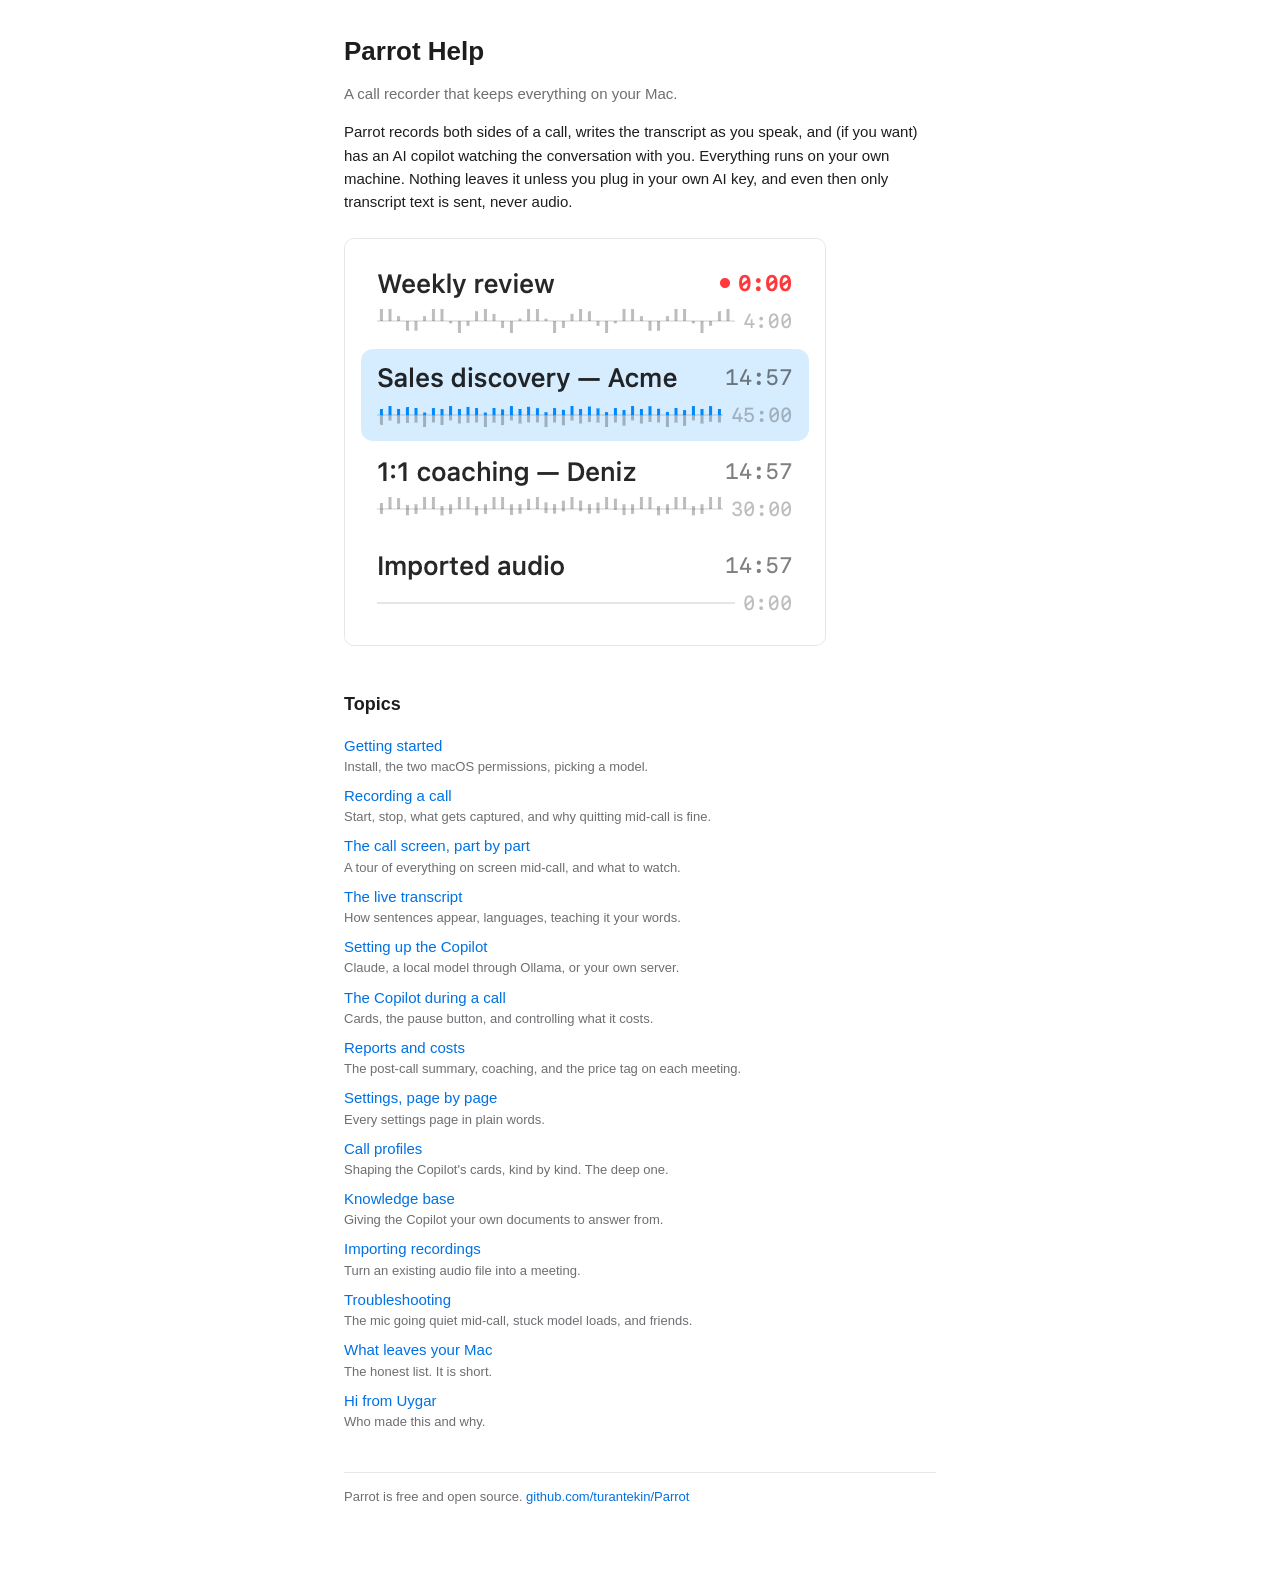
<file: docs/help/index.html>
<!DOCTYPE html>
<html lang="en">
<head>
<meta charset="utf-8">
<meta name="viewport" content="width=device-width, initial-scale=1">
<meta name="AppleTitle" content="Parrot Help">
<meta name="description" content="How to record, transcribe and get help from Parrot on your Mac.">
<title>Parrot Help</title>
<link rel="stylesheet" href="help.css">
</head>
<body>

<h1>Parrot Help</h1>
<p class="muted">A call recorder that keeps everything on your Mac.</p>

<p>Parrot records both sides of a call, writes the transcript as you speak, and
(if you want) has an AI copilot watching the conversation with you. Everything
runs on your own machine. Nothing leaves it unless you plug in your own AI key,
and even then only transcript text is sent, never audio.</p>

<img src="img/sidebar.png" alt="Parrot's meeting list with waveforms">

<h2>Topics</h2>
<ul class="topics">
  <li><a href="getting-started.html">Getting started</a>
      <span class="muted">Install, the two macOS permissions, picking a model.</span></li>
  <li><a href="recording.html">Recording a call</a>
      <span class="muted">Start, stop, what gets captured, and why quitting mid-call is fine.</span></li>
  <li><a href="call-screen.html">The call screen, part by part</a>
      <span class="muted">A tour of everything on screen mid-call, and what to watch.</span></li>
  <li><a href="transcript.html">The live transcript</a>
      <span class="muted">How sentences appear, languages, teaching it your words.</span></li>
  <li><a href="copilot-setup.html">Setting up the Copilot</a>
      <span class="muted">Claude, a local model through Ollama, or your own server.</span></li>
  <li><a href="copilot-live.html">The Copilot during a call</a>
      <span class="muted">Cards, the pause button, and controlling what it costs.</span></li>
  <li><a href="reports.html">Reports and costs</a>
      <span class="muted">The post-call summary, coaching, and the price tag on each meeting.</span></li>
  <li><a href="settings.html">Settings, page by page</a>
      <span class="muted">Every settings page in plain words.</span></li>
  <li><a href="profiles.html">Call profiles</a>
      <span class="muted">Shaping the Copilot's cards, kind by kind. The deep one.</span></li>
  <li><a href="knowledge.html">Knowledge base</a>
      <span class="muted">Giving the Copilot your own documents to answer from.</span></li>
  <li><a href="import.html">Importing recordings</a>
      <span class="muted">Turn an existing audio file into a meeting.</span></li>
  <li><a href="troubleshooting.html">Troubleshooting</a>
      <span class="muted">The mic going quiet mid-call, stuck model loads, and friends.</span></li>
  <li><a href="privacy.html">What leaves your Mac</a>
      <span class="muted">The honest list. It is short.</span></li>
  <li><a href="hi.html">Hi from Uygar</a>
      <span class="muted">Who made this and why.</span></li>
</ul>

<footer>
Parrot is free and open source.
<a href="https://github.com/turantekin/Parrot">github.com/turantekin/Parrot</a>
</footer>

</body>
</html>
</file>
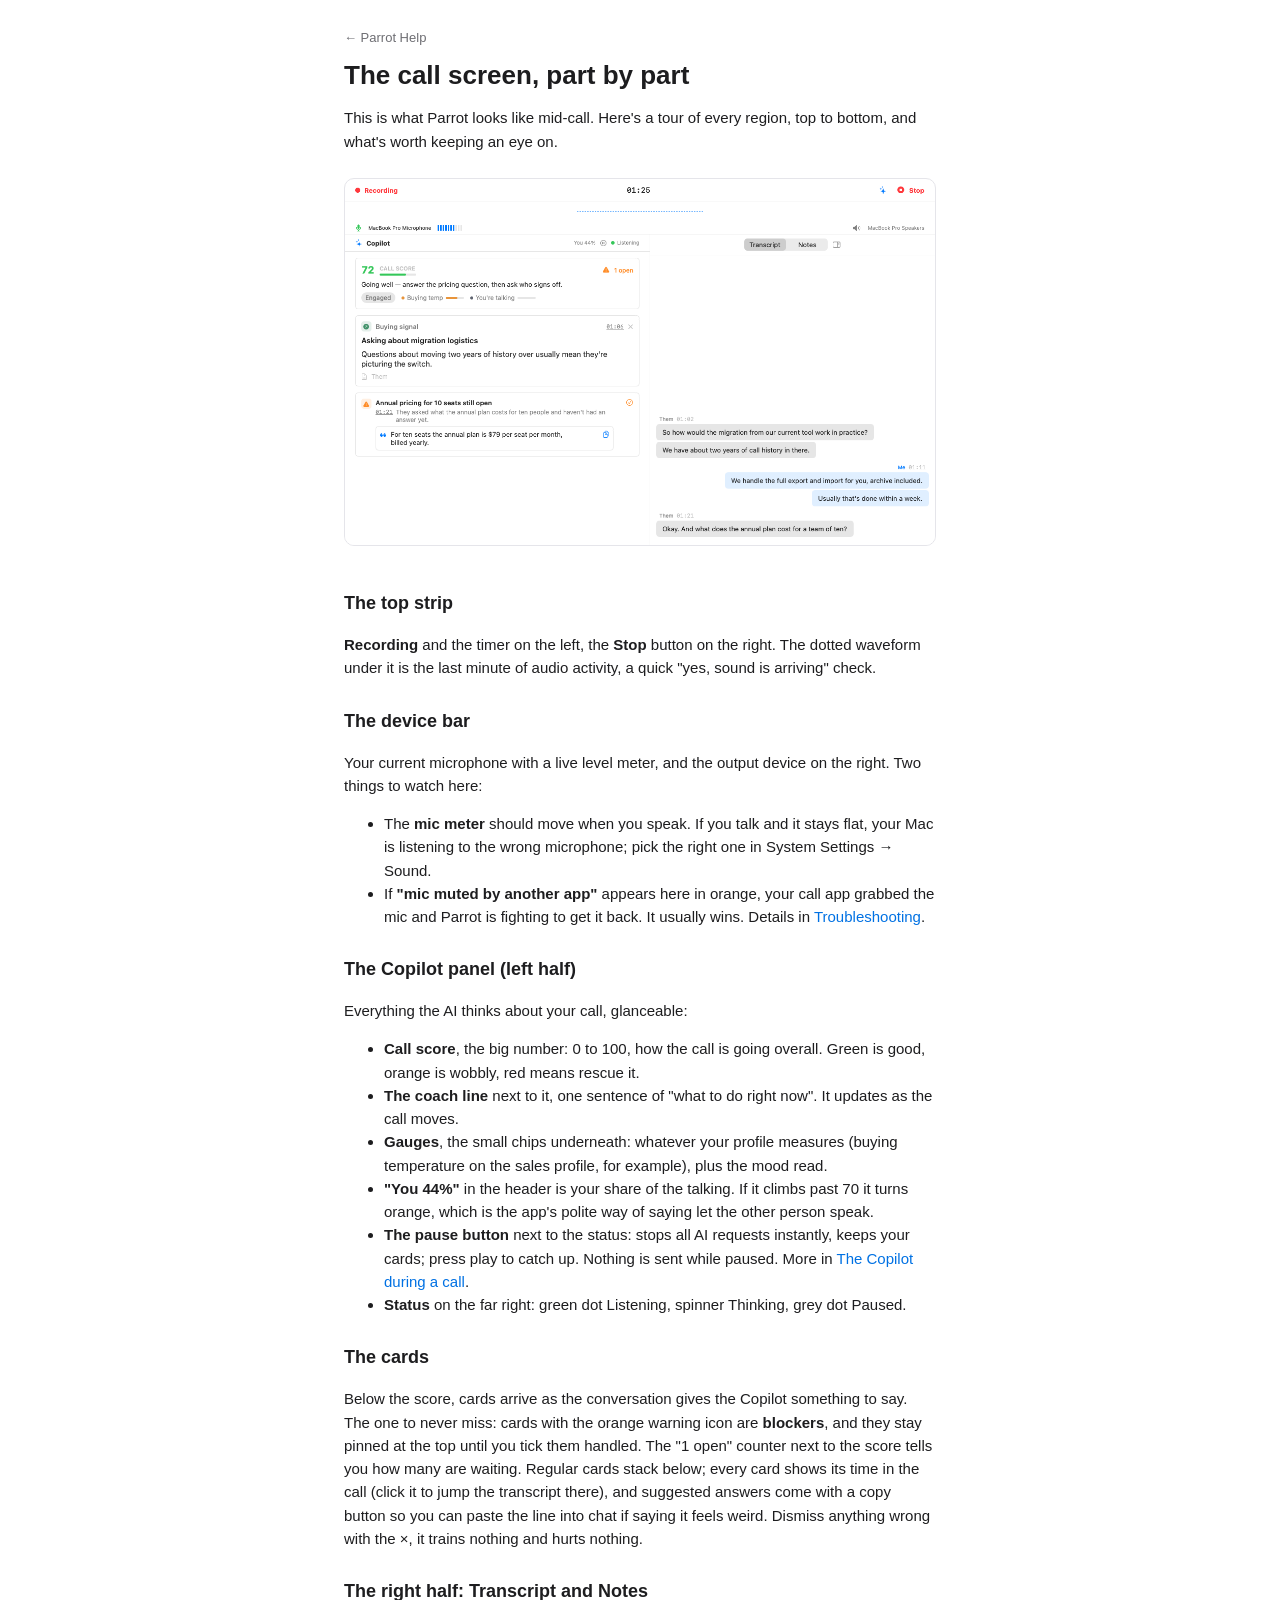
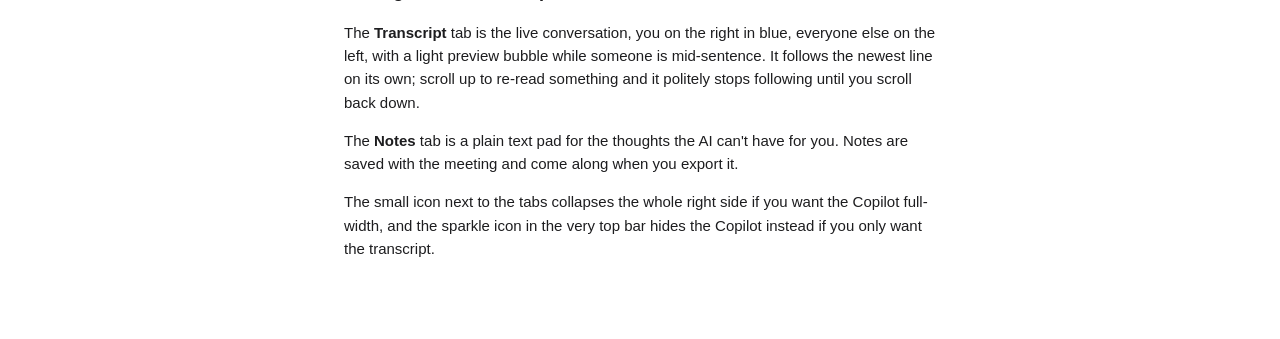
<file: docs/help/call-screen.html>
<!DOCTYPE html>
<html lang="en">
<head>
<meta charset="utf-8">
<meta name="viewport" content="width=device-width, initial-scale=1">
<meta name="keywords" content="call screen, live view, recording screen, timer, stop, device bar, mic level, copilot panel, call score, transcript, notes, tour, what does">
<title>The call screen, part by part</title>
<link rel="stylesheet" href="help.css">
</head>
<body>
<a class="crumb" href="index.html">← Parrot Help</a>

<h1>The call screen, part by part</h1>

<p>This is what Parrot looks like mid-call. Here's a tour of every region,
top to bottom, and what's worth keeping an eye on.</p>

<img src="img/live-screen.png" alt="The live call screen: header, device bar, Copilot panel on the left, transcript on the right">

<h2>The top strip</h2>
<p><strong>Recording</strong> and the timer on the left, the
<strong>Stop</strong> button on the right. The dotted waveform under it is the
last minute of audio activity, a quick "yes, sound is arriving" check.</p>

<h2>The device bar</h2>
<p>Your current microphone with a live level meter, and the output device on
the right. Two things to watch here:</p>
<ul>
  <li>The <strong>mic meter</strong> should move when you speak. If you talk
  and it stays flat, your Mac is listening to the wrong microphone; pick the
  right one in System Settings → Sound.</li>
  <li>If <strong>"mic muted by another app"</strong> appears here in orange,
  your call app grabbed the mic and Parrot is fighting to get it back. It
  usually wins. Details in <a href="troubleshooting.html">Troubleshooting</a>.</li>
</ul>

<h2>The Copilot panel (left half)</h2>
<p>Everything the AI thinks about your call, glanceable:</p>
<ul>
  <li><strong>Call score</strong>, the big number: 0 to 100, how the call is
  going overall. Green is good, orange is wobbly, red means rescue it.</li>
  <li><strong>The coach line</strong> next to it, one sentence of "what to do
  right now". It updates as the call moves.</li>
  <li><strong>Gauges</strong>, the small chips underneath: whatever your
  profile measures (buying temperature on the sales profile, for example),
  plus the mood read.</li>
  <li><strong>"You 44%"</strong> in the header is your share of the talking.
  If it climbs past 70 it turns orange, which is the app's polite way of
  saying let the other person speak.</li>
  <li><strong>The pause button</strong> next to the status: stops all AI
  requests instantly, keeps your cards; press play to catch up. Nothing is
  sent while paused. More in
  <a href="copilot-live.html">The Copilot during a call</a>.</li>
  <li><strong>Status</strong> on the far right: green dot Listening, spinner
  Thinking, grey dot Paused.</li>
</ul>

<h2>The cards</h2>
<p>Below the score, cards arrive as the conversation gives the Copilot
something to say. The one to never miss: cards with the orange warning icon
are <strong>blockers</strong>, and they stay pinned at the top until you tick
them handled. The "1 open" counter next to the score tells you how many are
waiting. Regular cards stack below; every card shows its time in the call
(click it to jump the transcript there), and suggested answers come with a
copy button so you can paste the line into chat if saying it feels weird.
Dismiss anything wrong with the ×, it trains nothing and hurts nothing.</p>

<h2>The right half: Transcript and Notes</h2>
<p>The <strong>Transcript</strong> tab is the live conversation, you on the
right in blue, everyone else on the left, with a light preview bubble while
someone is mid-sentence. It follows the newest line on its own; scroll up to
re-read something and it politely stops following until you scroll back
down.</p>
<p>The <strong>Notes</strong> tab is a plain text pad for the thoughts the AI
can't have for you. Notes are saved with the meeting and come along when you
export it.</p>
<p>The small icon next to the tabs collapses the whole right side if you want
the Copilot full-width, and the sparkle icon in the very top bar hides the
Copilot instead if you only want the transcript.</p>

</body>
</html>
</file>
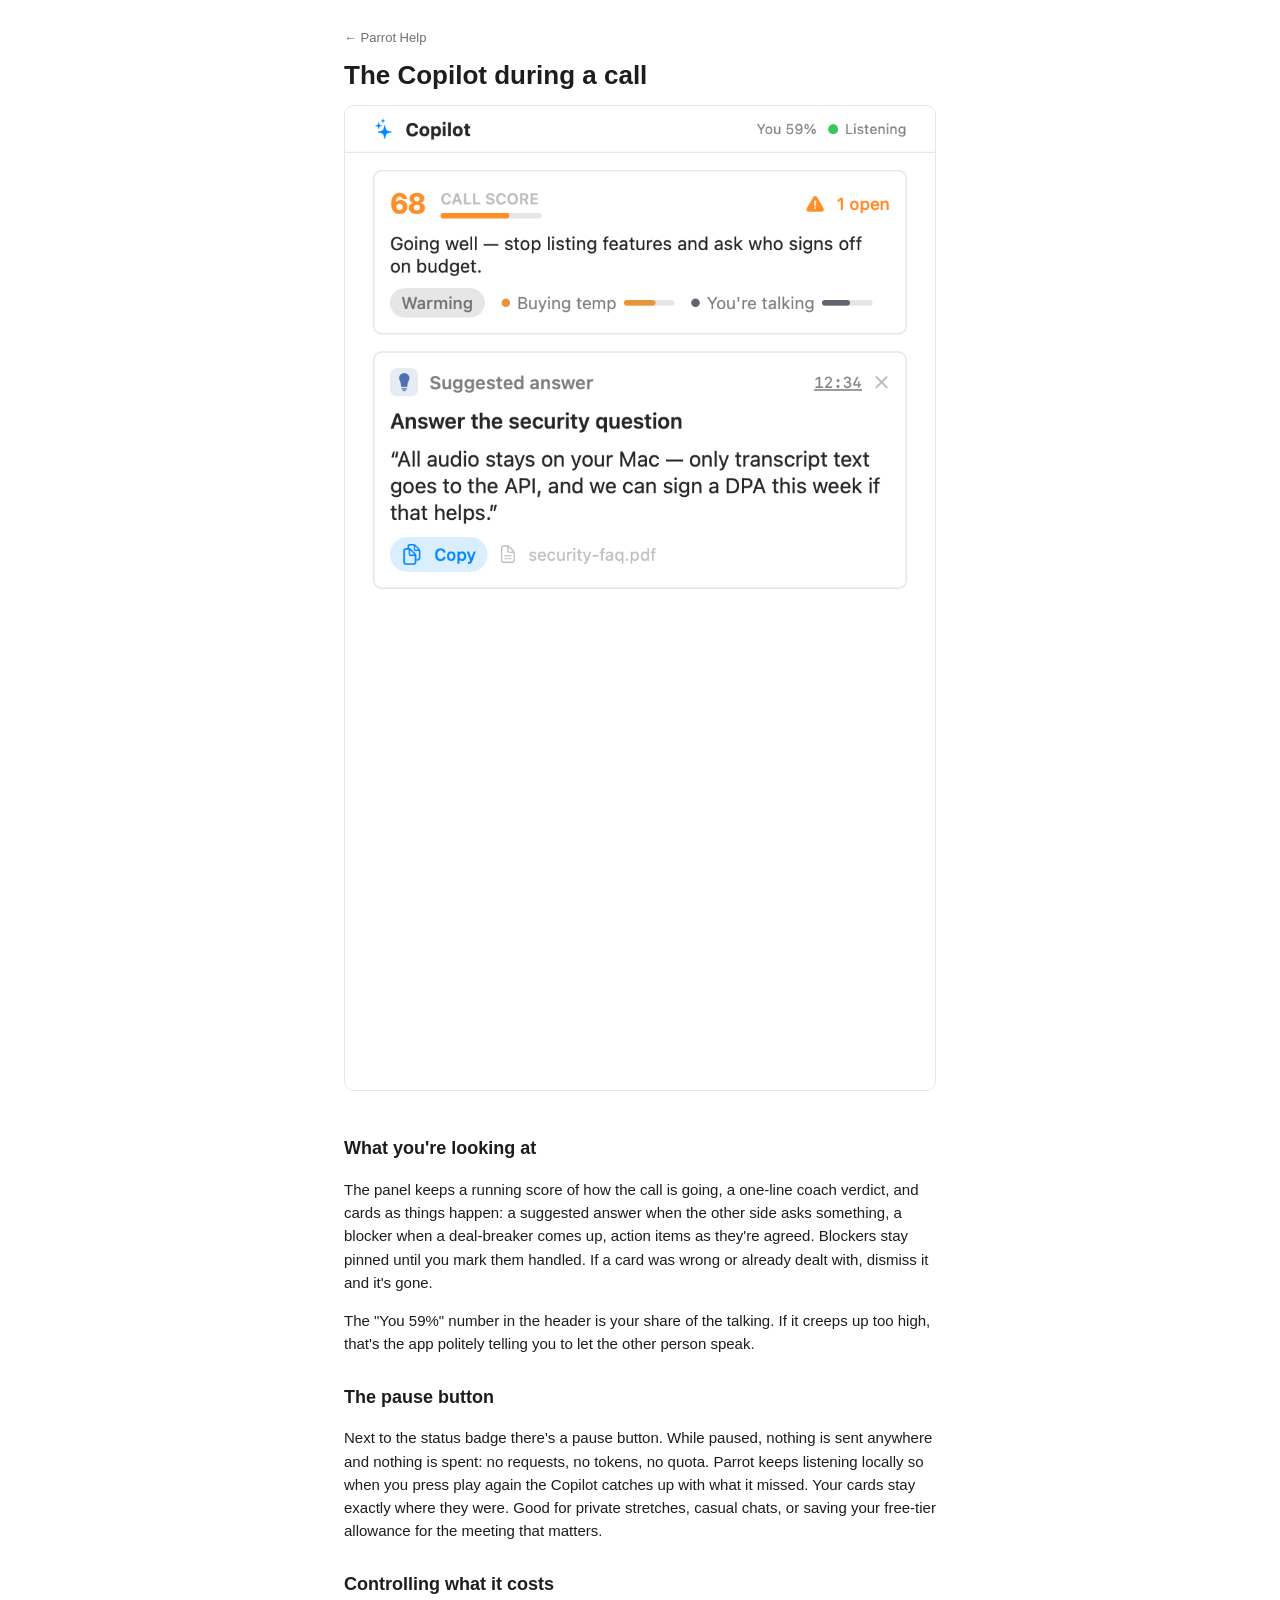
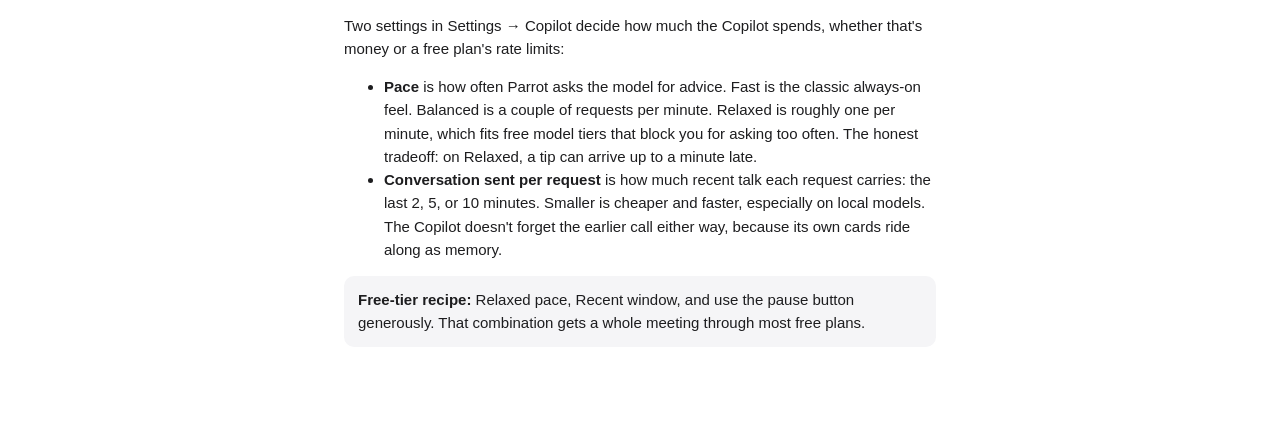
<file: docs/help/copilot-live.html>
<!DOCTYPE html>
<html lang="en">
<head>
<meta charset="utf-8">
<meta name="viewport" content="width=device-width, initial-scale=1">
<meta name="keywords" content="cards, suggestions, blockers, pause copilot, pace, fast, balanced, relaxed, rate limit, 429, free model, context window, tokens, cost control">
<title>The Copilot during a call</title>
<link rel="stylesheet" href="help.css">
</head>
<body>
<a class="crumb" href="index.html">← Parrot Help</a>

<h1>The Copilot during a call</h1>

<img src="img/copilot.png" alt="Copilot panel with call score and a suggested answer">

<h2>What you're looking at</h2>
<p>The panel keeps a running score of how the call is going, a one-line coach
verdict, and cards as things happen: a suggested answer when the other side
asks something, a blocker when a deal-breaker comes up, action items as they're
agreed. Blockers stay pinned until you mark them handled. If a card was wrong
or already dealt with, dismiss it and it's gone.</p>

<p>The "You 59%" number in the header is your share of the talking. If it
creeps up too high, that's the app politely telling you to let the other
person speak.</p>

<h2>The pause button</h2>
<p>Next to the status badge there's a pause button. While paused, nothing is
sent anywhere and nothing is spent: no requests, no tokens, no quota. Parrot
keeps listening locally so when you press play again the Copilot catches up
with what it missed. Your cards stay exactly where they were. Good for private
stretches, casual chats, or saving your free-tier allowance for the meeting
that matters.</p>

<h2>Controlling what it costs</h2>
<p>Two settings in Settings → Copilot decide how much the Copilot spends,
whether that's money or a free plan's rate limits:</p>
<ul>
  <li><strong>Pace</strong> is how often Parrot asks the model for advice.
  Fast is the classic always-on feel. Balanced is a couple of requests per
  minute. Relaxed is roughly one per minute, which fits free model tiers that
  block you for asking too often. The honest tradeoff: on Relaxed, a tip can
  arrive up to a minute late.</li>
  <li><strong>Conversation sent per request</strong> is how much recent talk
  each request carries: the last 2, 5, or 10 minutes. Smaller is cheaper and
  faster, especially on local models. The Copilot doesn't forget the earlier
  call either way, because its own cards ride along as memory.</li>
</ul>

<div class="tip"><strong>Free-tier recipe:</strong> Relaxed pace, Recent
window, and use the pause button generously. That combination gets a whole
meeting through most free plans.</div>

</body>
</html>
</file>
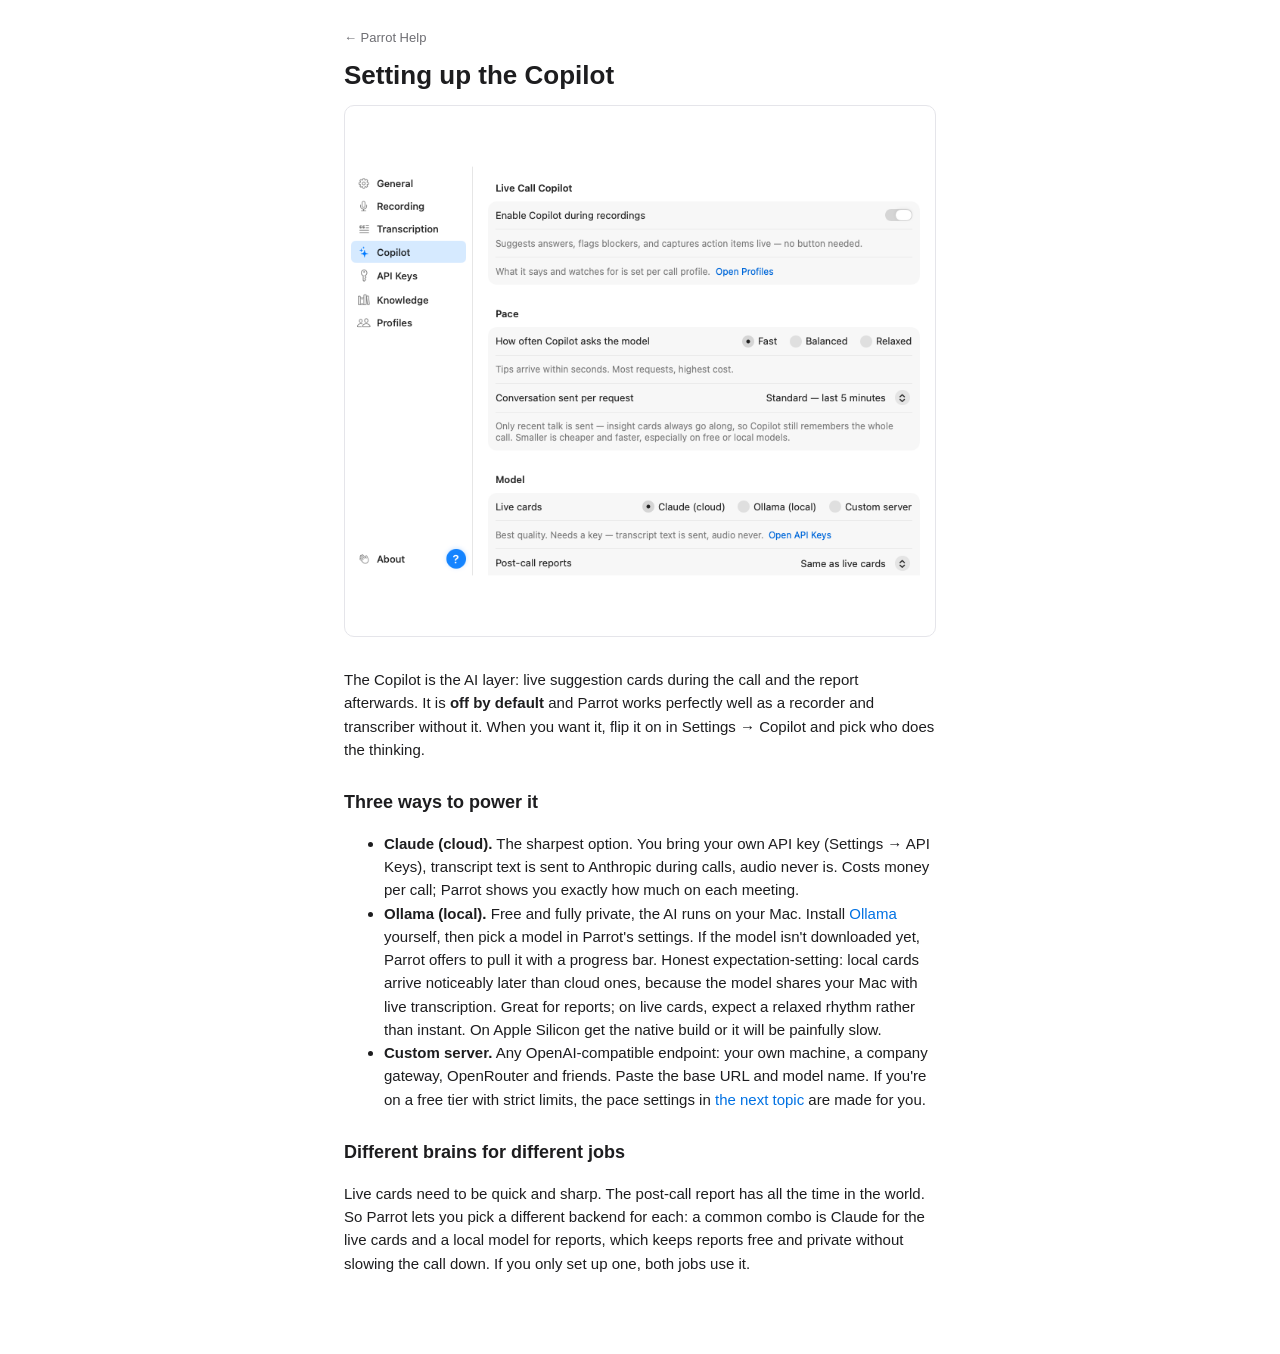
<file: docs/help/copilot-setup.html>
<!DOCTYPE html>
<html lang="en">
<head>
<meta charset="utf-8">
<meta name="viewport" content="width=device-width, initial-scale=1">
<meta name="keywords" content="copilot, setup, claude, api key, ollama, local model, custom server, openai compatible, reports provider, enable">
<title>Setting up the Copilot</title>
<link rel="stylesheet" href="help.css">
</head>
<body>
<a class="crumb" href="index.html">← Parrot Help</a>

<h1>Setting up the Copilot</h1>

<img src="img/settings-copilot.png" alt="The Copilot settings page: enable toggle, pace, window and model pickers">

<p>The Copilot is the AI layer: live suggestion cards during the call and the
report afterwards. It is <strong>off by default</strong> and Parrot works
perfectly well as a recorder and transcriber without it. When you want it,
flip it on in Settings → Copilot and pick who does the thinking.</p>

<h2>Three ways to power it</h2>
<ul>
  <li><strong>Claude (cloud).</strong> The sharpest option. You bring your own
  API key (Settings → API Keys), transcript text is sent to Anthropic during
  calls, audio never is. Costs money per call; Parrot shows you exactly how
  much on each meeting.</li>
  <li><strong>Ollama (local).</strong> Free and fully private, the AI runs on
  your Mac. Install <a href="https://ollama.com">Ollama</a> yourself, then
  pick a model in Parrot's settings. If the model isn't downloaded yet, Parrot
  offers to pull it with a progress bar. Honest expectation-setting: local
  cards arrive noticeably later than cloud ones, because the model shares
  your Mac with live transcription. Great for reports; on live cards, expect
  a relaxed rhythm rather than instant. On Apple Silicon get the native
  build or it will be painfully slow.</li>
  <li><strong>Custom server.</strong> Any OpenAI-compatible endpoint: your own
  machine, a company gateway, OpenRouter and friends. Paste the base URL and
  model name. If you're on a free tier with strict limits, the pace settings
  in <a href="copilot-live.html">the next topic</a> are made for you.</li>
</ul>

<h2>Different brains for different jobs</h2>
<p>Live cards need to be quick and sharp. The post-call report has all the
time in the world. So Parrot lets you pick a different backend for each: a
common combo is Claude for the live cards and a local model for reports, which
keeps reports free and private without slowing the call down. If you only set
up one, both jobs use it.</p>

</body>
</html>
</file>
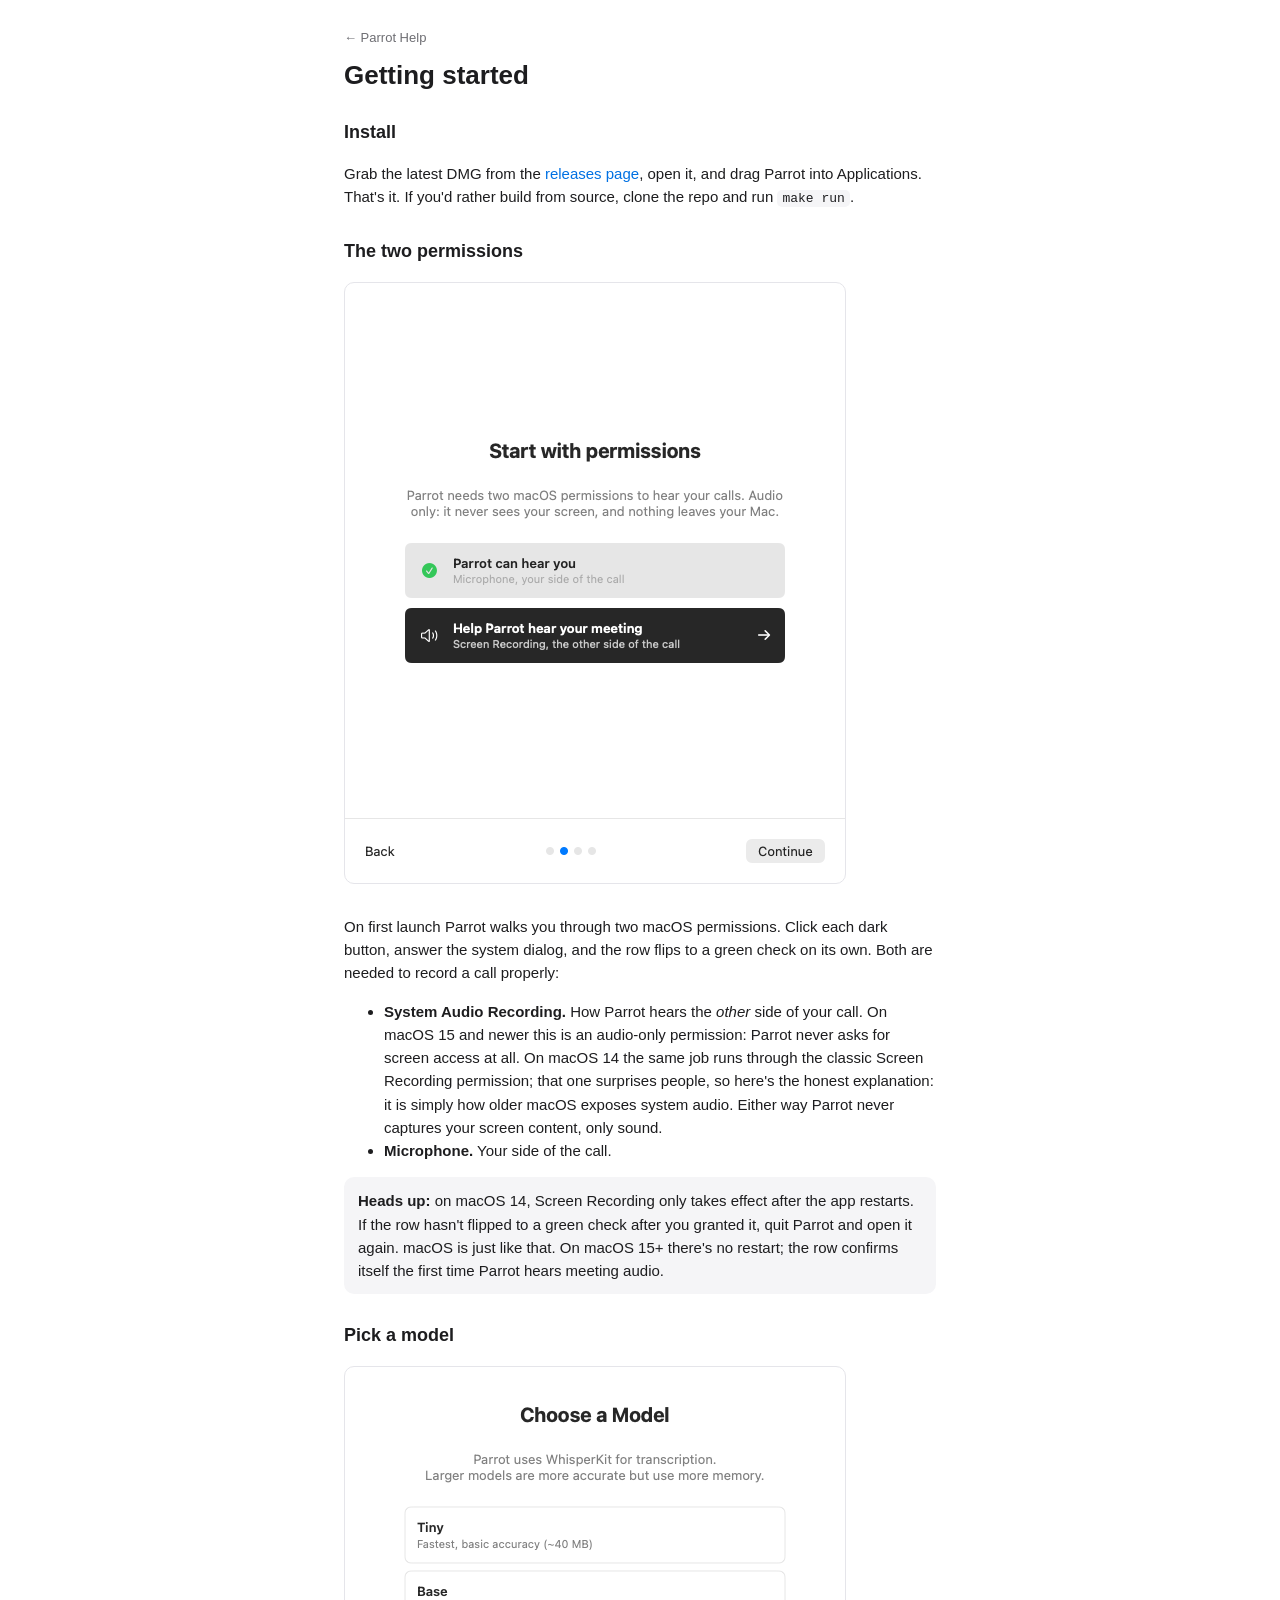
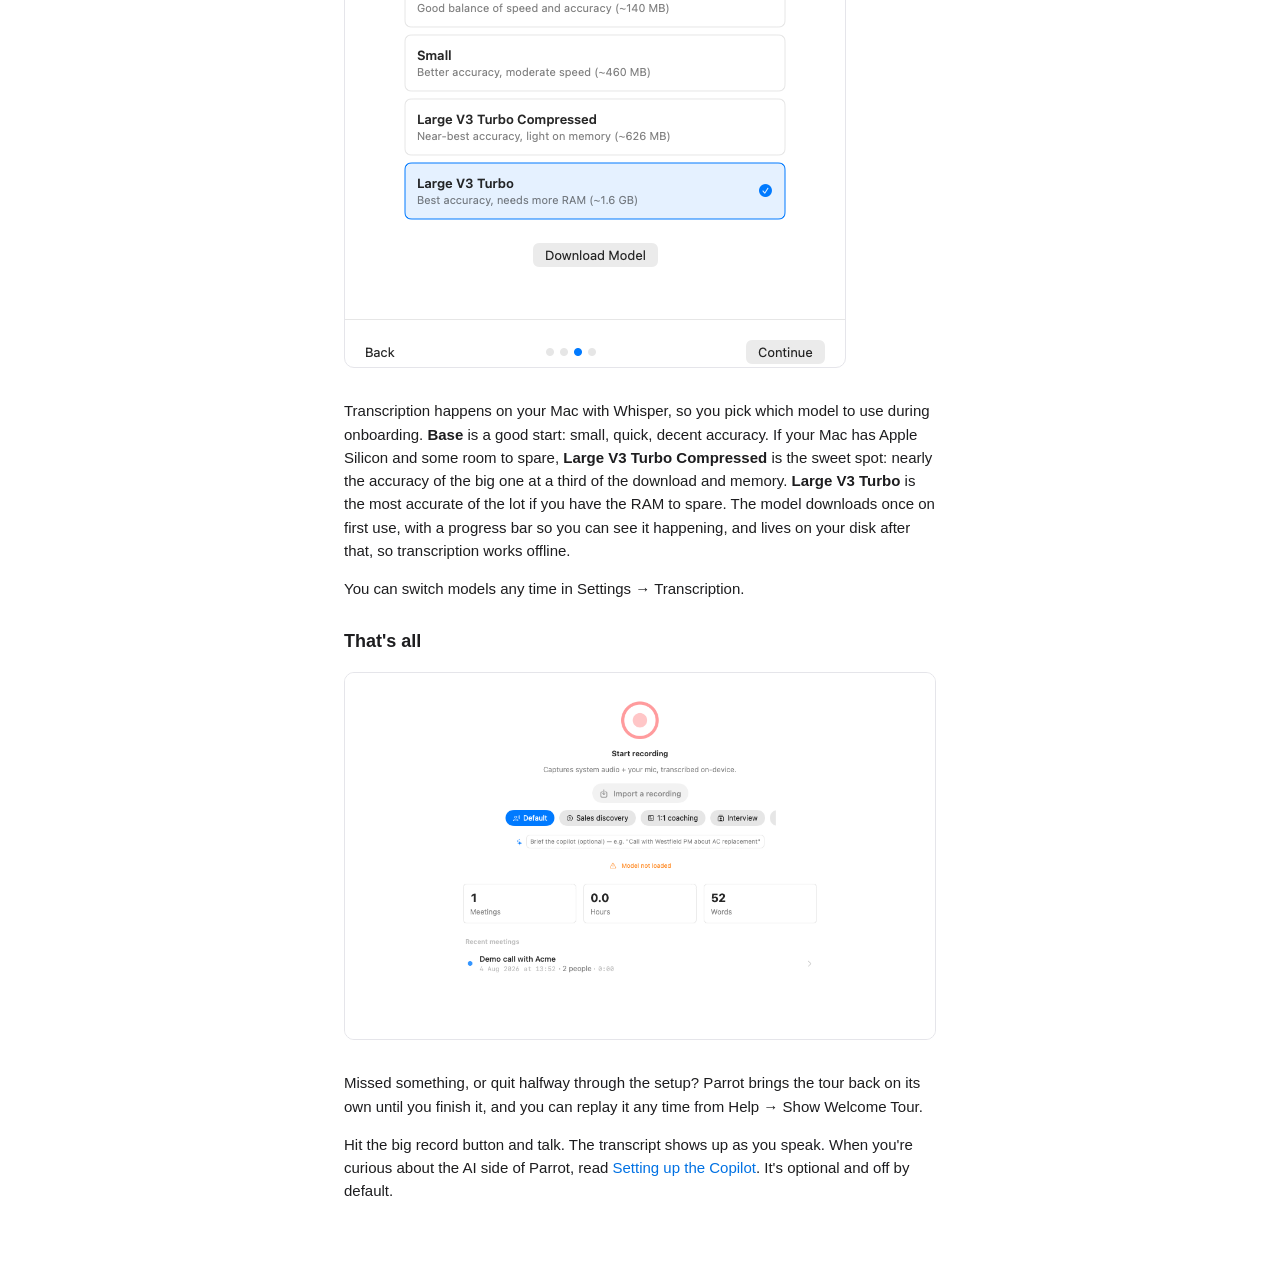
<file: docs/help/getting-started.html>
<!DOCTYPE html>
<html lang="en">
<head>
<meta charset="utf-8">
<meta name="viewport" content="width=device-width, initial-scale=1">
<meta name="keywords" content="install, setup, permissions, screen recording, microphone, whisper model, download, first run">
<title>Getting started</title>
<link rel="stylesheet" href="help.css">
</head>
<body>
<a class="crumb" href="index.html">← Parrot Help</a>

<h1>Getting started</h1>

<h2>Install</h2>
<p>Grab the latest DMG from the
<a href="https://github.com/turantekin/Parrot/releases">releases page</a>, open
it, and drag Parrot into Applications. That's it. If you'd rather build from
source, clone the repo and run <code>make run</code>.</p>

<h2>The two permissions</h2>
<img src="img/onboarding-permissions.png" alt="The permissions step during onboarding">
<p>On first launch Parrot walks you through two macOS permissions. Click each
dark button, answer the system dialog, and the row flips to a green check on
its own. Both are needed to record a call properly:</p>
<ul>
  <li><strong>System Audio Recording.</strong> How Parrot hears the
  <em>other</em> side of your call. On macOS 15 and newer this is an
  audio-only permission: Parrot never asks for screen access at all. On
  macOS 14 the same job runs through the classic Screen Recording
  permission; that one surprises people, so here's the honest explanation:
  it is simply how older macOS exposes system audio. Either way Parrot never
  captures your screen content, only sound.</li>
  <li><strong>Microphone.</strong> Your side of the call.</li>
</ul>

<div class="tip"><strong>Heads up:</strong> on macOS 14, Screen Recording only
takes effect after the app restarts. If the row hasn't flipped to a green
check after you granted it, quit Parrot and open it again. macOS is just like
that. On macOS 15+ there's no restart; the row confirms itself the first time
Parrot hears meeting audio.</div>

<h2>Pick a model</h2>
<img src="img/onboarding-model.png" alt="The model picker during onboarding">
<p>Transcription happens on your Mac with Whisper, so you pick which model to
use during onboarding. <strong>Base</strong> is a good start: small, quick,
decent accuracy. If your Mac has Apple Silicon and some room to spare,
<strong>Large V3 Turbo Compressed</strong> is the sweet spot: nearly the
accuracy of the big one at a third of the download and memory.
<strong>Large V3 Turbo</strong> is the most accurate of the lot if you have
the RAM to spare. The model downloads once on first use, with a progress bar
so you can see it happening, and lives on your disk after that, so
transcription works offline.</p>

<p>You can switch models any time in Settings → Transcription.</p>

<h2>That's all</h2>
<img src="img/dashboard.png" alt="The dashboard: record button, profile chips, stats and recent meetings">
<p>Missed something, or quit halfway through the setup? Parrot brings the
tour back on its own until you finish it, and you can replay it any time
from Help &rarr; Show Welcome Tour.</p>
<p>Hit the big record button and talk. The transcript shows up as you speak.
When you're curious about the AI side of Parrot, read
<a href="copilot-setup.html">Setting up the Copilot</a>. It's optional and off
by default.</p>

</body>
</html>
</file>
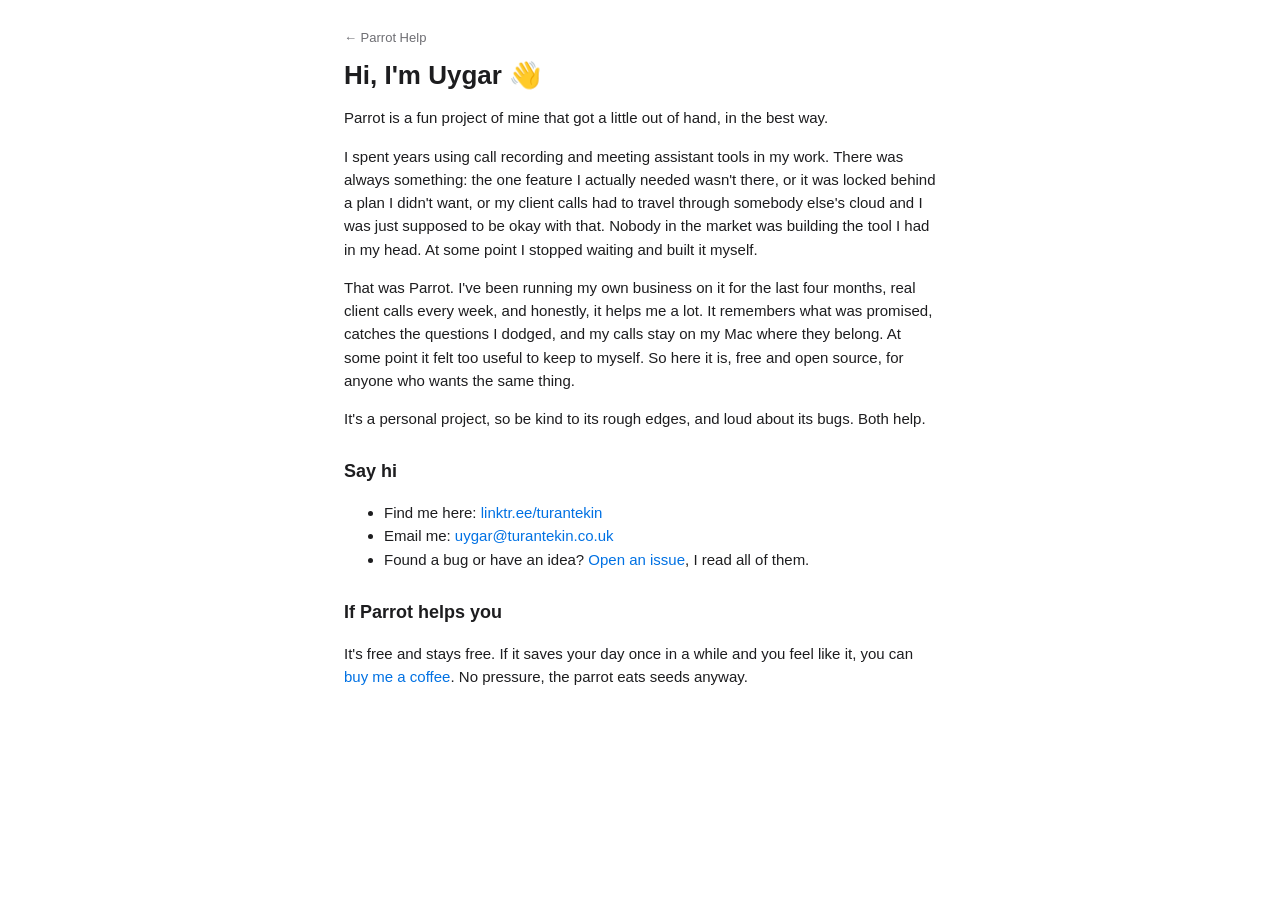
<file: docs/help/hi.html>
<!DOCTYPE html>
<html lang="en">
<head>
<meta charset="utf-8">
<meta name="viewport" content="width=device-width, initial-scale=1">
<meta name="keywords" content="about, author, uygar, contact, support, buy me a coffee, open source">
<title>Hi from Uygar</title>
<link rel="stylesheet" href="help.css">
</head>
<body>
<a name="hi-from-uygar"></a>
<a class="crumb" href="index.html">← Parrot Help</a>

<h1>Hi, I'm Uygar 👋</h1>

<p>Parrot is a fun project of mine that got a little out of hand, in the best
way.</p>

<p>I spent years using call recording and meeting assistant tools in my
work. There was always something: the one feature I actually needed wasn't
there, or it was locked behind a plan I didn't want, or my client calls had to
travel through somebody else's cloud and I was just supposed to be okay with
that. Nobody in the market was building the tool I had in my head. At some
point I stopped waiting and built it myself.</p>

<p>That was Parrot. I've been running my own business on it for the last four
months, real client calls every week, and honestly, it helps me a lot. It
remembers what was promised, catches the questions I dodged, and my calls stay
on my Mac where they belong. At some point it felt too useful to keep to
myself. So here it is, free and open source, for anyone who wants the same
thing.</p>

<p>It's a personal project, so be kind to its rough edges, and loud about its
bugs. Both help.</p>

<h2>Say hi</h2>
<ul>
  <li>Find me here: <a href="https://linktr.ee/turantekin">linktr.ee/turantekin</a></li>
  <li>Email me: <a href="mailto:uygar@turantekin.co.uk">uygar@turantekin.co.uk</a></li>
  <li>Found a bug or have an idea?
  <a href="https://github.com/turantekin/Parrot/issues">Open an issue</a>,
  I read all of them.</li>
</ul>

<h2>If Parrot helps you</h2>
<p>It's free and stays free. If it saves your day once in a while and you feel
like it, you can
<a href="https://buymeacoffee.com/turantekin">buy me a coffee</a>. No pressure,
the parrot eats seeds anyway.</p>

</body>
</html>
</file>
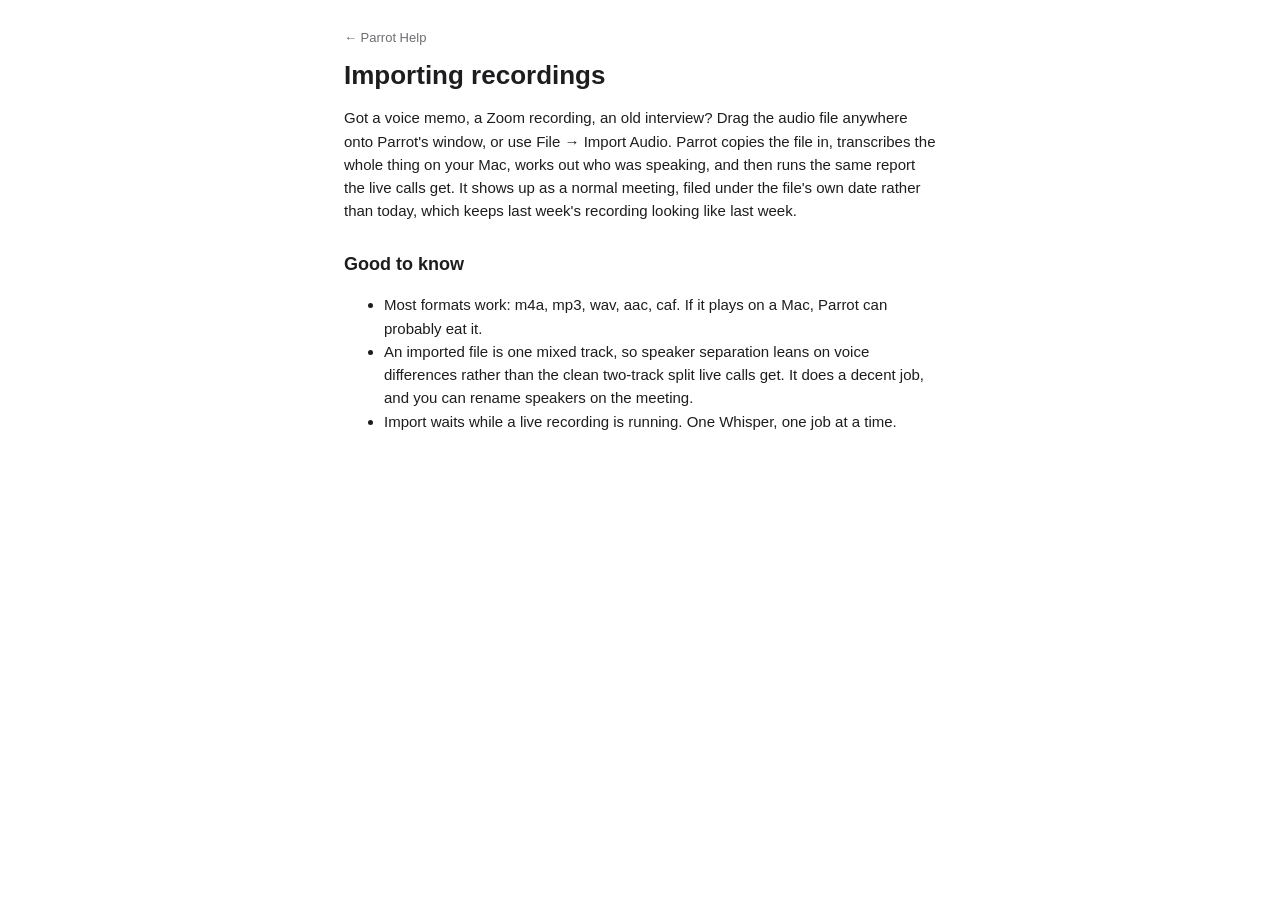
<file: docs/help/import.html>
<!DOCTYPE html>
<html lang="en">
<head>
<meta charset="utf-8">
<meta name="viewport" content="width=device-width, initial-scale=1">
<meta name="keywords" content="import, audio file, m4a, mp3, wav, drag and drop, existing recording, voice memo">
<title>Importing recordings</title>
<link rel="stylesheet" href="help.css">
</head>
<body>
<a class="crumb" href="index.html">← Parrot Help</a>

<h1>Importing recordings</h1>

<p>Got a voice memo, a Zoom recording, an old interview? Drag the audio file
anywhere onto Parrot's window, or use File → Import Audio. Parrot copies the
file in, transcribes the whole thing on your Mac, works out who was speaking,
and then runs the same report the live calls get. It shows up as a normal
meeting, filed under the file's own date rather than today, which keeps last
week's recording looking like last week.</p>

<h2>Good to know</h2>
<ul>
  <li>Most formats work: m4a, mp3, wav, aac, caf. If it plays on a Mac,
  Parrot can probably eat it.</li>
  <li>An imported file is one mixed track, so speaker separation leans on
  voice differences rather than the clean two-track split live calls get.
  It does a decent job, and you can rename speakers on the meeting.</li>
  <li>Import waits while a live recording is running. One Whisper, one job
  at a time.</li>
</ul>

</body>
</html>
</file>
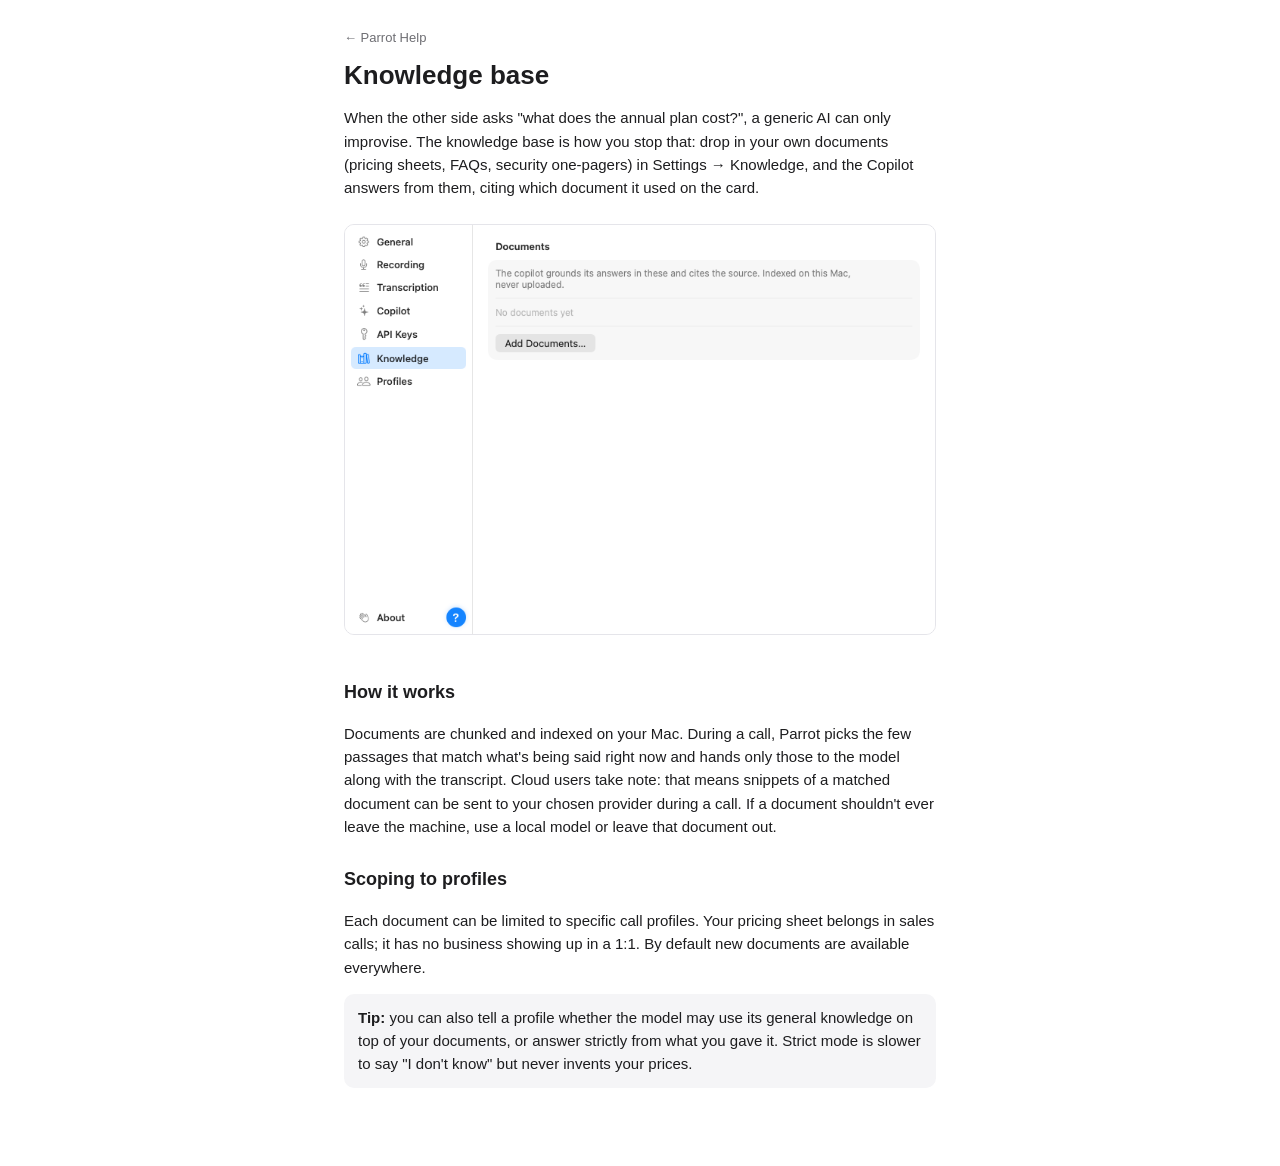
<file: docs/help/knowledge.html>
<!DOCTYPE html>
<html lang="en">
<head>
<meta charset="utf-8">
<meta name="viewport" content="width=device-width, initial-scale=1">
<meta name="keywords" content="knowledge base, documents, faq, pricing, grounded answers, references, upload">
<title>Knowledge base</title>
<link rel="stylesheet" href="help.css">
</head>
<body>
<a class="crumb" href="index.html">← Parrot Help</a>

<h1>Knowledge base</h1>

<p>When the other side asks "what does the annual plan cost?", a generic AI
can only improvise. The knowledge base is how you stop that: drop in your own
documents (pricing sheets, FAQs, security one-pagers) in Settings → Knowledge,
and the Copilot answers from them, citing which document it used on the
card.</p>

<img src="img/settings-knowledge.png" alt="The Knowledge settings page">

<h2>How it works</h2>
<p>Documents are chunked and indexed on your Mac. During a call, Parrot picks
the few passages that match what's being said right now and hands only those
to the model along with the transcript. Cloud users take note: that means
snippets of a matched document can be sent to your chosen provider during a
call. If a document shouldn't ever leave the machine, use a local model or
leave that document out.</p>

<h2>Scoping to profiles</h2>
<p>Each document can be limited to specific call profiles. Your pricing sheet
belongs in sales calls; it has no business showing up in a 1:1. By default new
documents are available everywhere.</p>

<div class="tip"><strong>Tip:</strong> you can also tell a profile whether the
model may use its general knowledge on top of your documents, or answer
strictly from what you gave it. Strict mode is slower to say "I don't know"
but never invents your prices.</div>

</body>
</html>
</file>
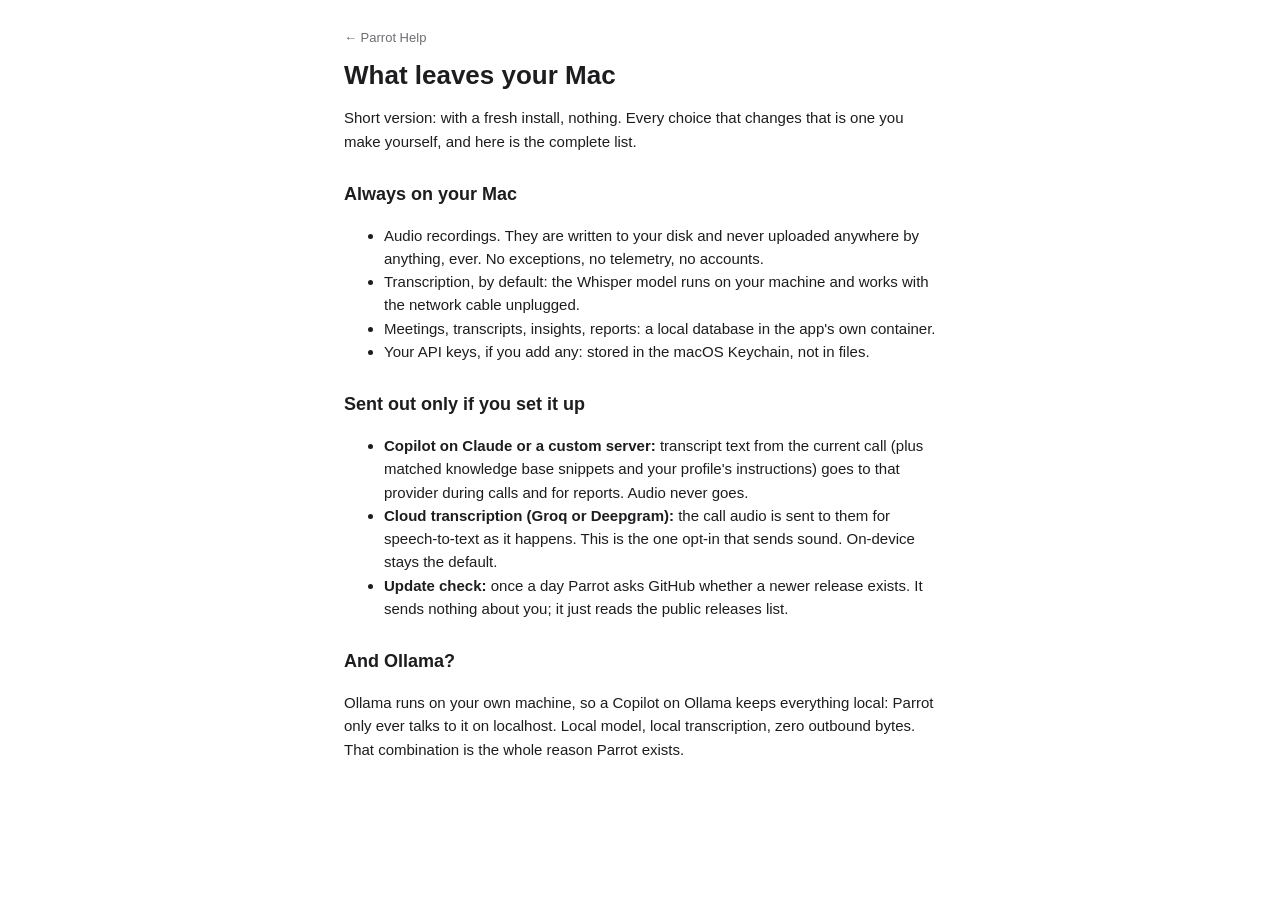
<file: docs/help/privacy.html>
<!DOCTYPE html>
<html lang="en">
<head>
<meta charset="utf-8">
<meta name="viewport" content="width=device-width, initial-scale=1">
<meta name="keywords" content="privacy, local, on device, cloud, what is sent, audio, transcript, api keys, keychain, security">
<title>What leaves your Mac</title>
<link rel="stylesheet" href="help.css">
</head>
<body>
<a class="crumb" href="index.html">← Parrot Help</a>

<h1>What leaves your Mac</h1>

<p>Short version: with a fresh install, nothing. Every choice that changes
that is one you make yourself, and here is the complete list.</p>

<h2>Always on your Mac</h2>
<ul>
  <li>Audio recordings. They are written to your disk and never uploaded
  anywhere by anything, ever. No exceptions, no telemetry, no accounts.</li>
  <li>Transcription, by default: the Whisper model runs on your machine and
  works with the network cable unplugged.</li>
  <li>Meetings, transcripts, insights, reports: a local database in the app's
  own container.</li>
  <li>Your API keys, if you add any: stored in the macOS Keychain, not in
  files.</li>
</ul>

<h2>Sent out only if you set it up</h2>
<ul>
  <li><strong>Copilot on Claude or a custom server:</strong> transcript text
  from the current call (plus matched knowledge base snippets and your
  profile's instructions) goes to that provider during calls and for reports.
  Audio never goes.</li>
  <li><strong>Cloud transcription (Groq or Deepgram):</strong> the call audio
  is sent to them for speech-to-text as it happens. This is the one opt-in
  that sends sound. On-device stays the default.</li>
  <li><strong>Update check:</strong> once a day Parrot asks GitHub whether a
  newer release exists. It sends nothing about you; it just reads the public
  releases list.</li>
</ul>

<h2>And Ollama?</h2>
<p>Ollama runs on your own machine, so a Copilot on Ollama keeps everything
local: Parrot only ever talks to it on localhost. Local model, local
transcription, zero outbound bytes. That combination is the whole reason
Parrot exists.</p>

</body>
</html>
</file>
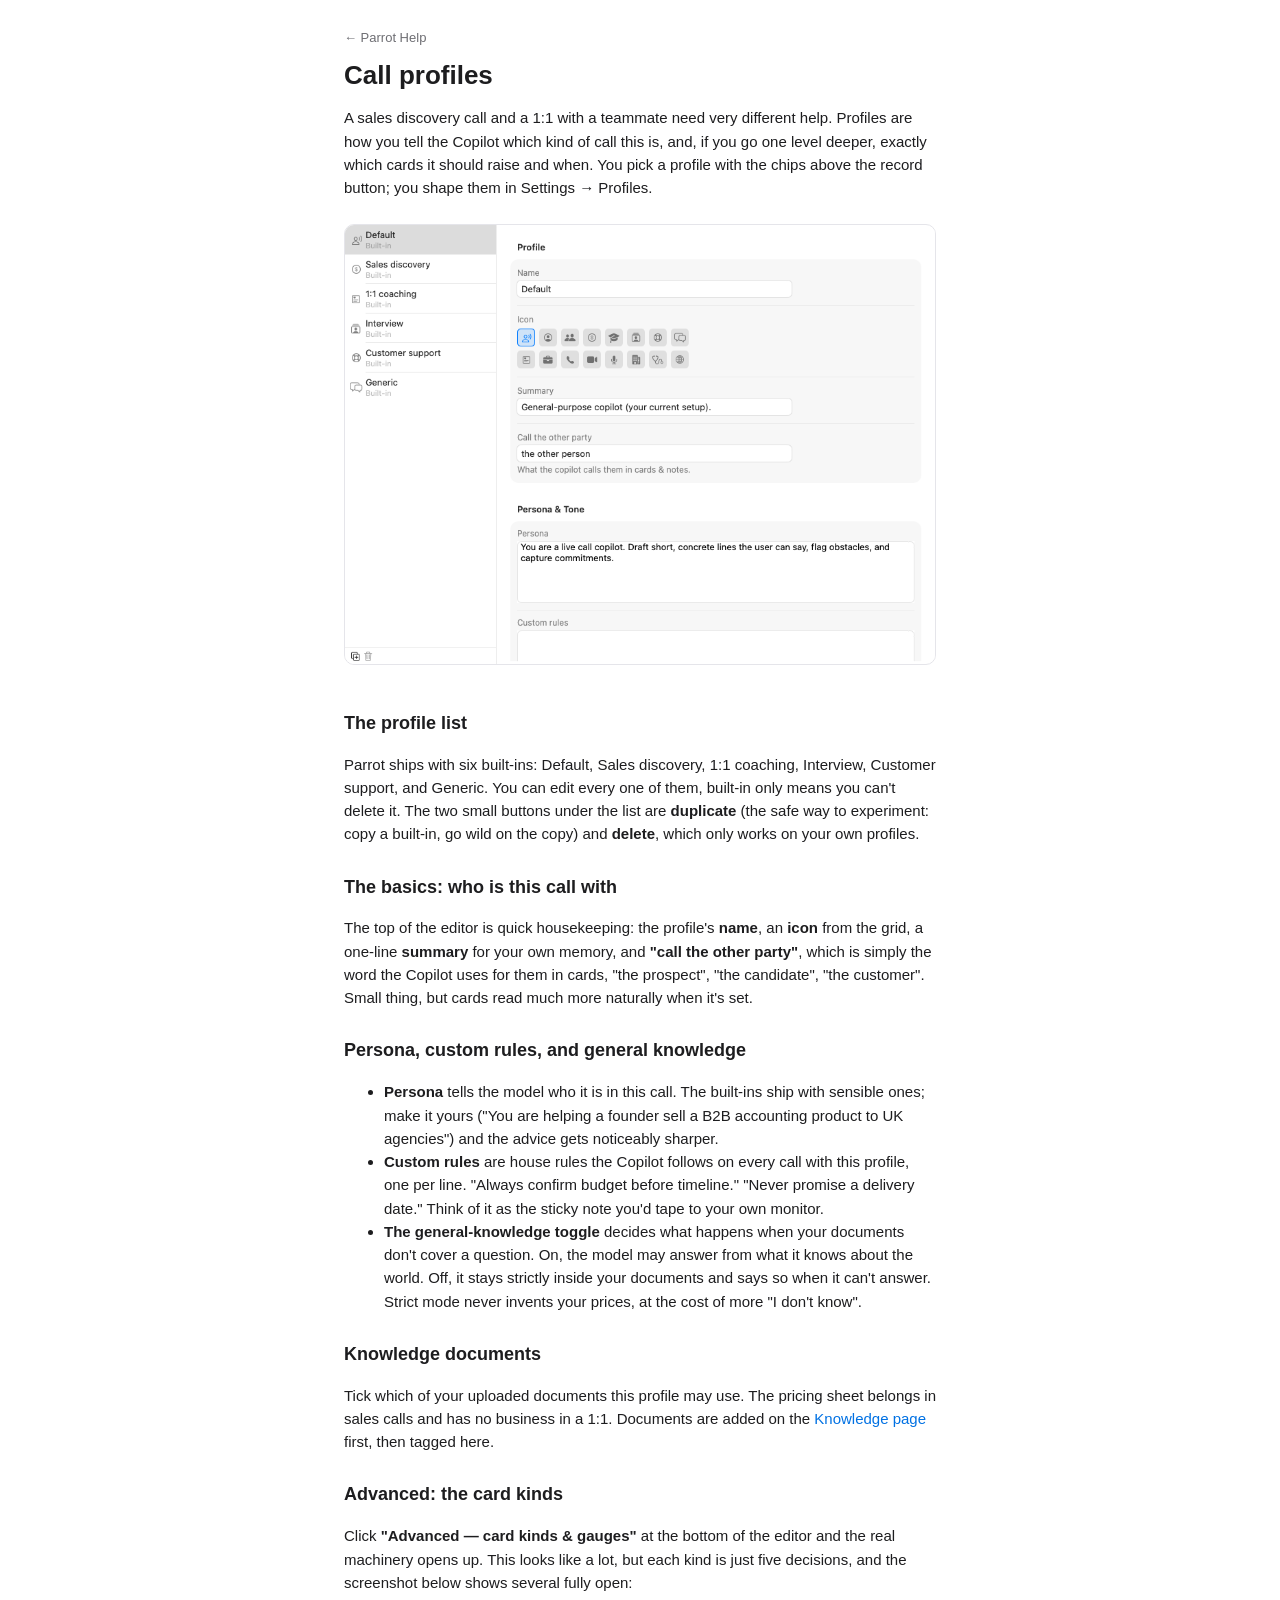
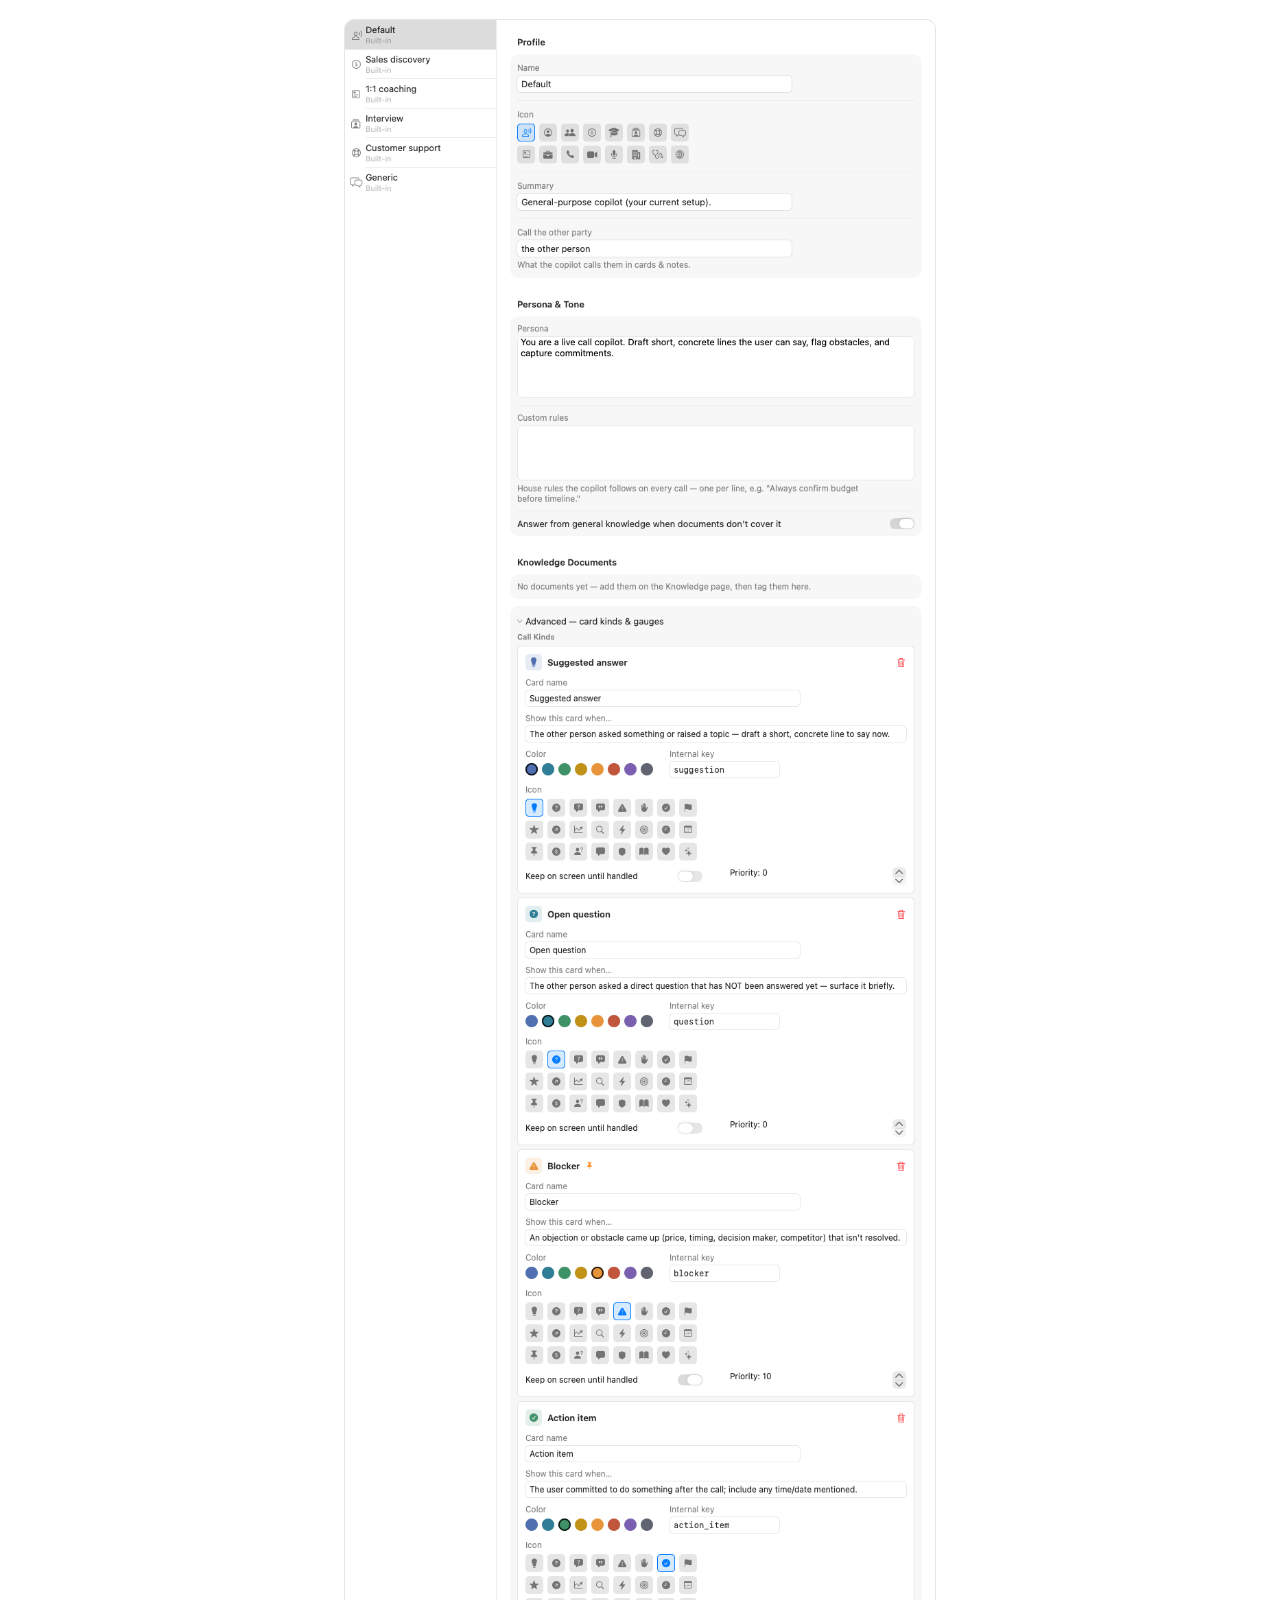
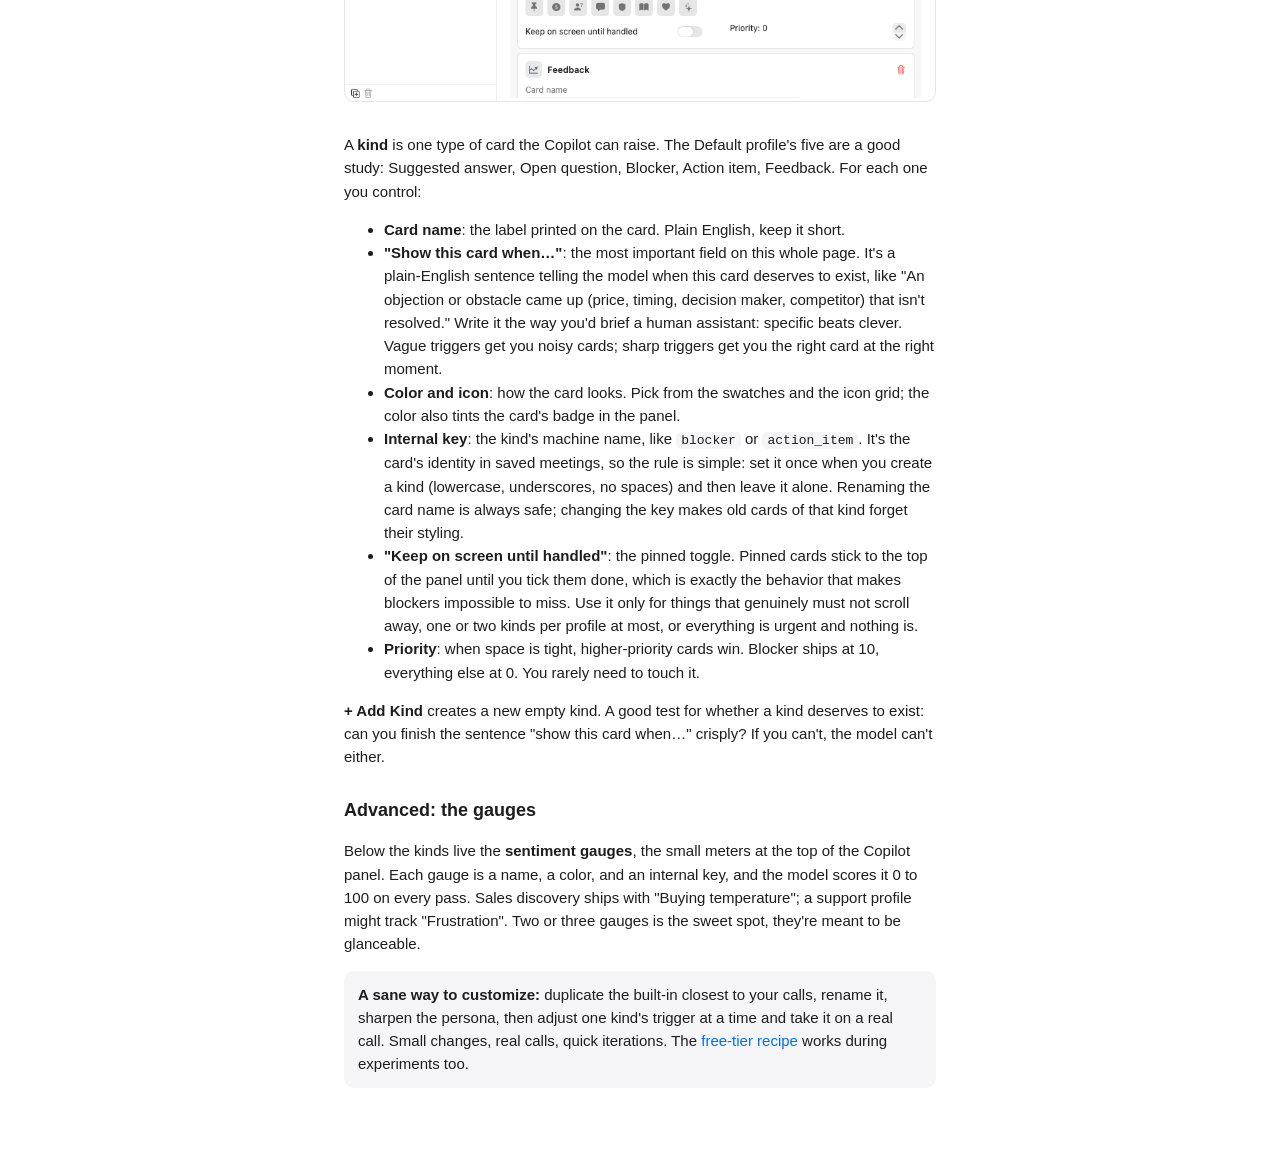
<file: docs/help/profiles.html>
<!DOCTYPE html>
<html lang="en">
<head>
<meta charset="utf-8">
<meta name="viewport" content="width=device-width, initial-scale=1">
<meta name="keywords" content="profiles, call types, sales, coaching, interview, kinds, card kinds, gauges, persona, tone, custom rules, trigger, pinned, priority, internal key, icon, color, edit, duplicate, advanced">
<title>Call profiles</title>
<link rel="stylesheet" href="help.css">
</head>
<body>
<a class="crumb" href="index.html">← Parrot Help</a>

<h1>Call profiles</h1>

<p>A sales discovery call and a 1:1 with a teammate need very different help.
Profiles are how you tell the Copilot which kind of call this is, and, if you
go one level deeper, exactly which cards it should raise and when. You pick a
profile with the chips above the record button; you shape them in
Settings → Profiles.</p>

<img src="img/settings-profiles.png" alt="The Profiles page: profile list on the left, editor on the right">

<h2>The profile list</h2>
<p>Parrot ships with six built-ins: Default, Sales discovery, 1:1 coaching,
Interview, Customer support, and Generic. You can edit every one of them,
built-in only means you can't delete it. The two small buttons under the list
are <strong>duplicate</strong> (the safe way to experiment: copy a built-in,
go wild on the copy) and <strong>delete</strong>, which only works on your own
profiles.</p>

<h2>The basics: who is this call with</h2>
<p>The top of the editor is quick housekeeping: the profile's
<strong>name</strong>, an <strong>icon</strong> from the grid, a one-line
<strong>summary</strong> for your own memory, and
<strong>"call the other party"</strong>, which is simply the word the Copilot
uses for them in cards, "the prospect", "the candidate", "the customer".
Small thing, but cards read much more naturally when it's set.</p>

<h2>Persona, custom rules, and general knowledge</h2>
<ul>
  <li><strong>Persona</strong> tells the model who it is in this call. The
  built-ins ship with sensible ones; make it yours ("You are helping a
  founder sell a B2B accounting product to UK agencies") and the advice gets
  noticeably sharper.</li>
  <li><strong>Custom rules</strong> are house rules the Copilot follows on
  every call with this profile, one per line. "Always confirm budget before
  timeline." "Never promise a delivery date." Think of it as the sticky note
  you'd tape to your own monitor.</li>
  <li><strong>The general-knowledge toggle</strong> decides what happens when
  your documents don't cover a question. On, the model may answer from what
  it knows about the world. Off, it stays strictly inside your documents and
  says so when it can't answer. Strict mode never invents your prices, at
  the cost of more "I don't know".</li>
</ul>

<h2>Knowledge documents</h2>
<p>Tick which of your uploaded documents this profile may use. The pricing
sheet belongs in sales calls and has no business in a 1:1. Documents are
added on the <a href="knowledge.html">Knowledge page</a> first, then tagged
here.</p>

<h2>Advanced: the card kinds</h2>
<p>Click <strong>"Advanced — card kinds &amp; gauges"</strong> at the bottom
of the editor and the real machinery opens up. This looks like a lot, but
each kind is just five decisions, and the screenshot below shows several
fully open:</p>

<img src="img/profiles-advanced.png" alt="The Advanced section: full editors for each card kind with name, trigger, color, key, icon, pinned toggle and priority">

<p>A <strong>kind</strong> is one type of card the Copilot can raise. The
Default profile's five are a good study: Suggested answer, Open question,
Blocker, Action item, Feedback. For each one you control:</p>

<ul>
  <li><strong>Card name</strong>: the label printed on the card. Plain
  English, keep it short.</li>
  <li><strong>"Show this card when…"</strong>: the most important field on
  this whole page. It's a plain-English sentence telling the model when this
  card deserves to exist, like "An objection or obstacle came up (price,
  timing, decision maker, competitor) that isn't resolved." Write it the way
  you'd brief a human assistant: specific beats clever. Vague triggers get
  you noisy cards; sharp triggers get you the right card at the right
  moment.</li>
  <li><strong>Color and icon</strong>: how the card looks. Pick from the
  swatches and the icon grid; the color also tints the card's badge in the
  panel.</li>
  <li><strong>Internal key</strong>: the kind's machine name, like
  <code>blocker</code> or <code>action_item</code>. It's the card's identity
  in saved meetings, so the rule is simple: set it once when you create a
  kind (lowercase, underscores, no spaces) and then leave it alone. Renaming
  the card name is always safe; changing the key makes old cards of that
  kind forget their styling.</li>
  <li><strong>"Keep on screen until handled"</strong>: the pinned toggle.
  Pinned cards stick to the top of the panel until you tick them done, which
  is exactly the behavior that makes blockers impossible to miss. Use it
  only for things that genuinely must not scroll away, one or two kinds per
  profile at most, or everything is urgent and nothing is.</li>
  <li><strong>Priority</strong>: when space is tight, higher-priority cards
  win. Blocker ships at 10, everything else at 0. You rarely need to touch
  it.</li>
</ul>

<p><strong>+ Add Kind</strong> creates a new empty kind. A good test for
whether a kind deserves to exist: can you finish the sentence "show this card
when…" crisply? If you can't, the model can't either.</p>

<h2>Advanced: the gauges</h2>
<p>Below the kinds live the <strong>sentiment gauges</strong>, the small
meters at the top of the Copilot panel. Each gauge is a name, a color, and an
internal key, and the model scores it 0 to 100 on every pass. Sales discovery
ships with "Buying temperature"; a support profile might track "Frustration".
Two or three gauges is the sweet spot, they're meant to be glanceable.</p>

<div class="tip"><strong>A sane way to customize:</strong> duplicate the
built-in closest to your calls, rename it, sharpen the persona, then adjust
one kind's trigger at a time and take it on a real call. Small changes, real
calls, quick iterations. The
<a href="copilot-live.html">free-tier recipe</a> works during experiments
too.</div>

</body>
</html>
</file>
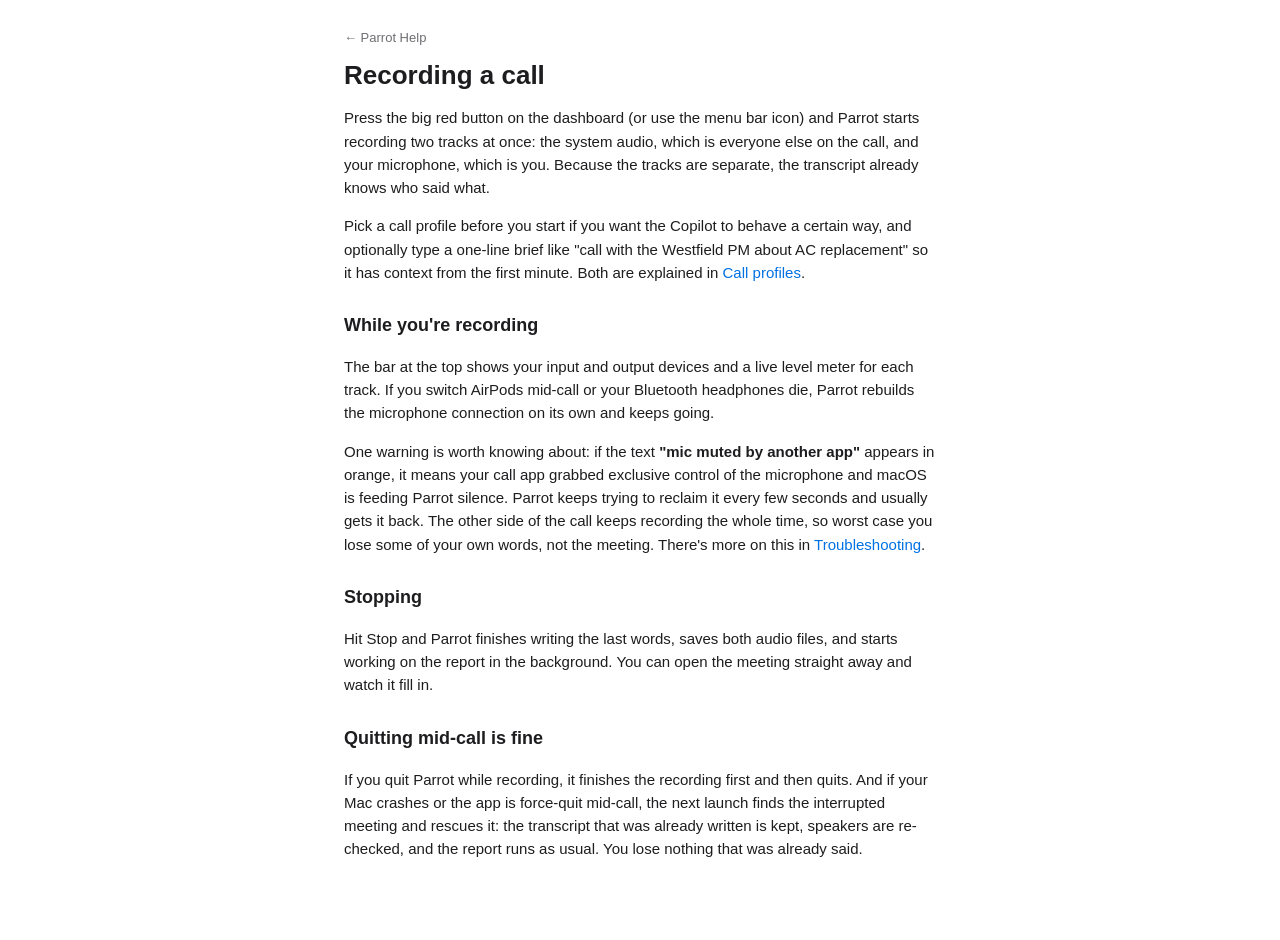
<file: docs/help/recording.html>
<!DOCTYPE html>
<html lang="en">
<head>
<meta charset="utf-8">
<meta name="viewport" content="width=device-width, initial-scale=1">
<meta name="keywords" content="record, start recording, stop, quit, crash, recover, mic muted, another app, device, headphones">
<title>Recording a call</title>
<link rel="stylesheet" href="help.css">
</head>
<body>
<a class="crumb" href="index.html">← Parrot Help</a>

<h1>Recording a call</h1>

<p>Press the big red button on the dashboard (or use the menu bar icon) and
Parrot starts recording two tracks at once: the system audio, which is
everyone else on the call, and your microphone, which is you. Because the
tracks are separate, the transcript already knows who said what.</p>

<p>Pick a call profile before you start if you want the Copilot to behave a
certain way, and optionally type a one-line brief like "call with the Westfield
PM about AC replacement" so it has context from the first minute. Both are
explained in <a href="profiles.html">Call profiles</a>.</p>

<h2>While you're recording</h2>
<p>The bar at the top shows your input and output devices and a live level
meter for each track. If you switch AirPods mid-call or your Bluetooth
headphones die, Parrot rebuilds the microphone connection on its own and keeps
going.</p>

<p>One warning is worth knowing about: if the text
<strong>"mic muted by another app"</strong> appears in orange, it means your
call app grabbed exclusive control of the microphone and macOS is feeding
Parrot silence. Parrot keeps trying to reclaim it every few seconds and
usually gets it back. The other side of the call keeps recording the whole
time, so worst case you lose some of your own words, not the meeting. There's
more on this in <a href="troubleshooting.html">Troubleshooting</a>.</p>

<h2>Stopping</h2>
<p>Hit Stop and Parrot finishes writing the last words, saves both audio
files, and starts working on the report in the background. You can open the
meeting straight away and watch it fill in.</p>

<h2>Quitting mid-call is fine</h2>
<p>If you quit Parrot while recording, it finishes the recording first and
then quits. And if your Mac crashes or the app is force-quit mid-call, the
next launch finds the interrupted meeting and rescues it: the transcript that
was already written is kept, speakers are re-checked, and the report runs as
usual. You lose nothing that was already said.</p>

</body>
</html>
</file>
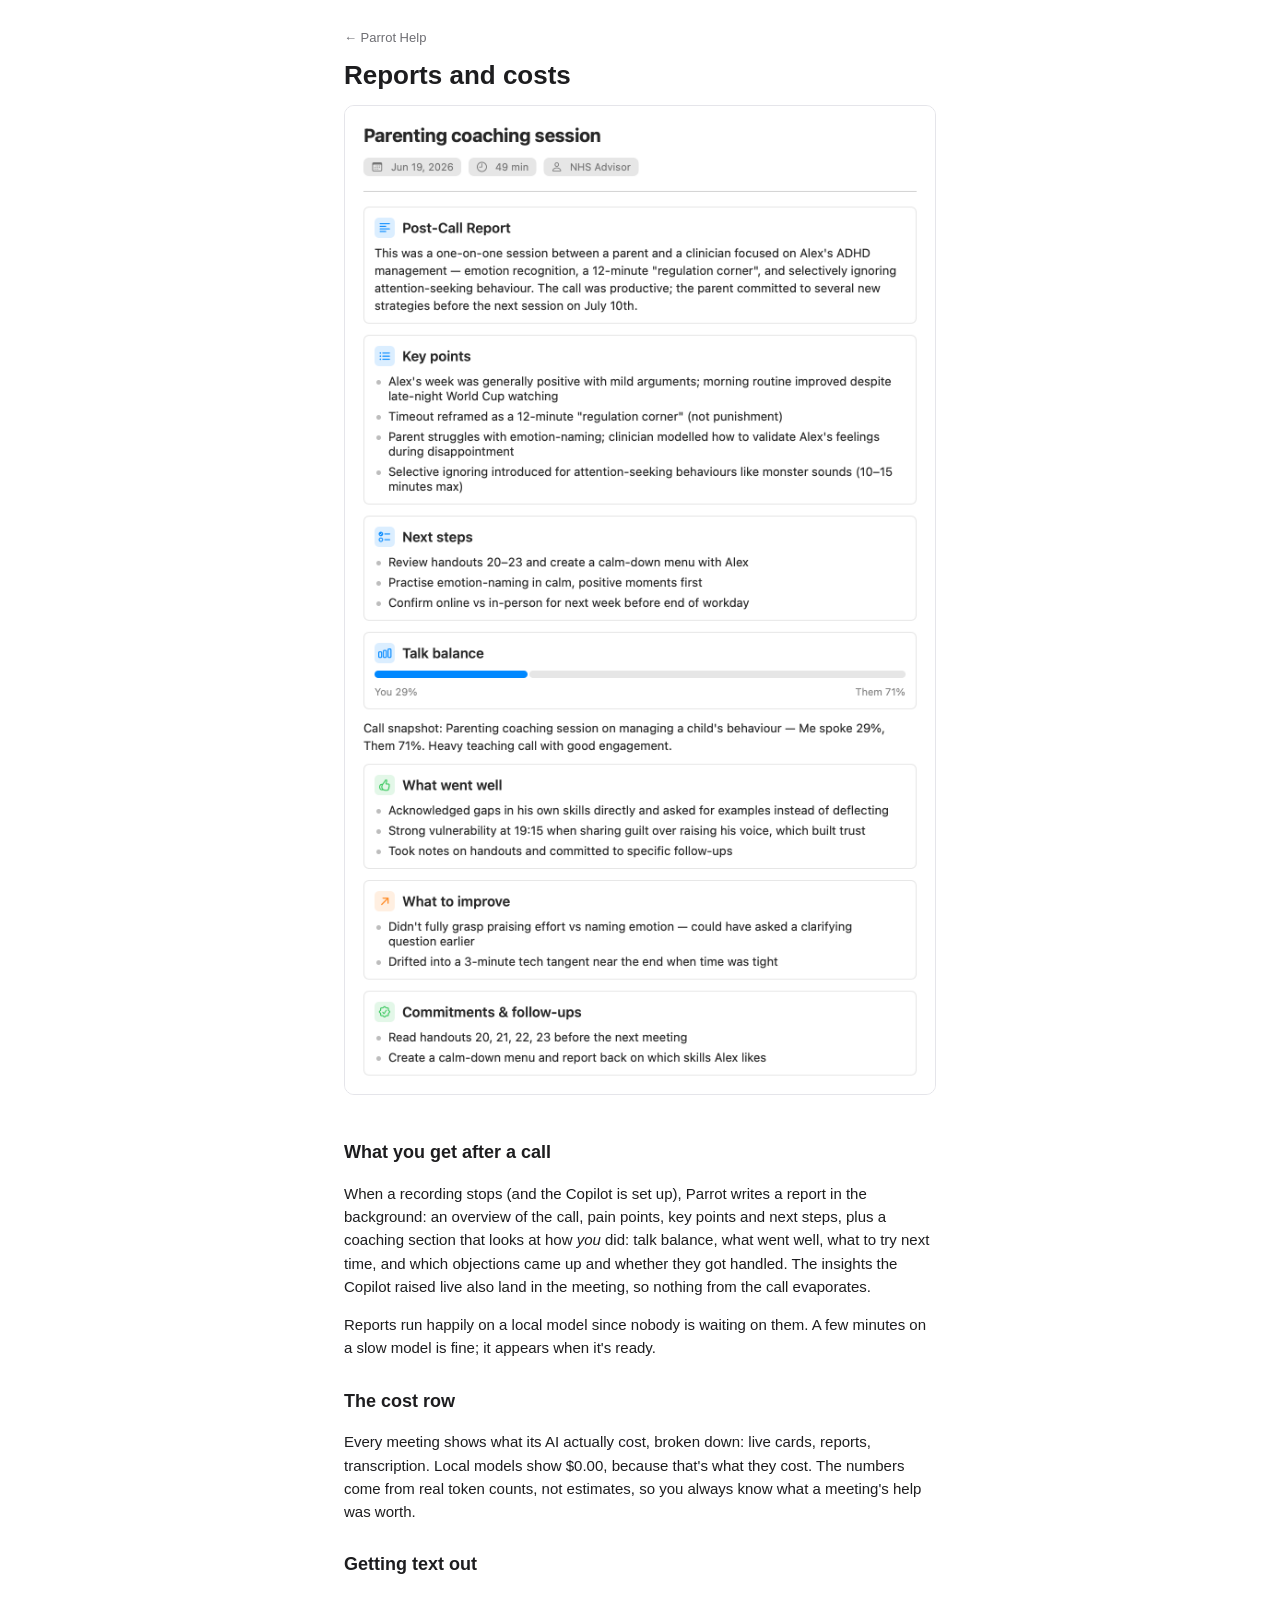
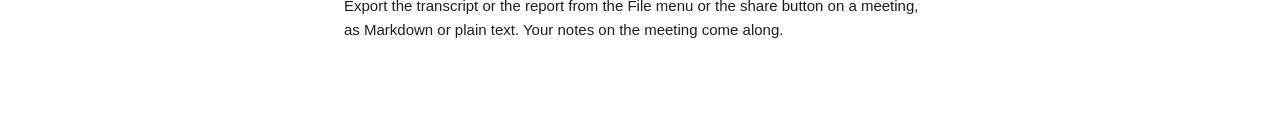
<file: docs/help/reports.html>
<!DOCTYPE html>
<html lang="en">
<head>
<meta charset="utf-8">
<meta name="viewport" content="width=device-width, initial-scale=1">
<meta name="keywords" content="report, summary, coaching, talk balance, cost, price, tokens, export, markdown, polish">
<title>Reports and costs</title>
<link rel="stylesheet" href="help.css">
</head>
<body>
<a class="crumb" href="index.html">← Parrot Help</a>

<h1>Reports and costs</h1>

<img src="img/report.png" alt="Post-call report with section cards">

<h2>What you get after a call</h2>
<p>When a recording stops (and the Copilot is set up), Parrot writes a report
in the background: an overview of the call, pain points, key points and next
steps, plus a coaching section that looks at how <em>you</em> did: talk
balance, what went well, what to try next time, and which objections came up
and whether they got handled. The insights the Copilot raised live also land
in the meeting, so nothing from the call evaporates.</p>

<p>Reports run happily on a local model since nobody is waiting on them. A
few minutes on a slow model is fine; it appears when it's ready.</p>

<h2>The cost row</h2>
<p>Every meeting shows what its AI actually cost, broken down: live cards,
reports, transcription. Local models show $0.00, because that's what they
cost. The numbers come from real token counts, not estimates, so you always
know what a meeting's help was worth.</p>

<h2>Getting text out</h2>
<p>Export the transcript or the report from the File menu or the share button
on a meeting, as Markdown or plain text. Your notes on the meeting come
along.</p>

</body>
</html>
</file>
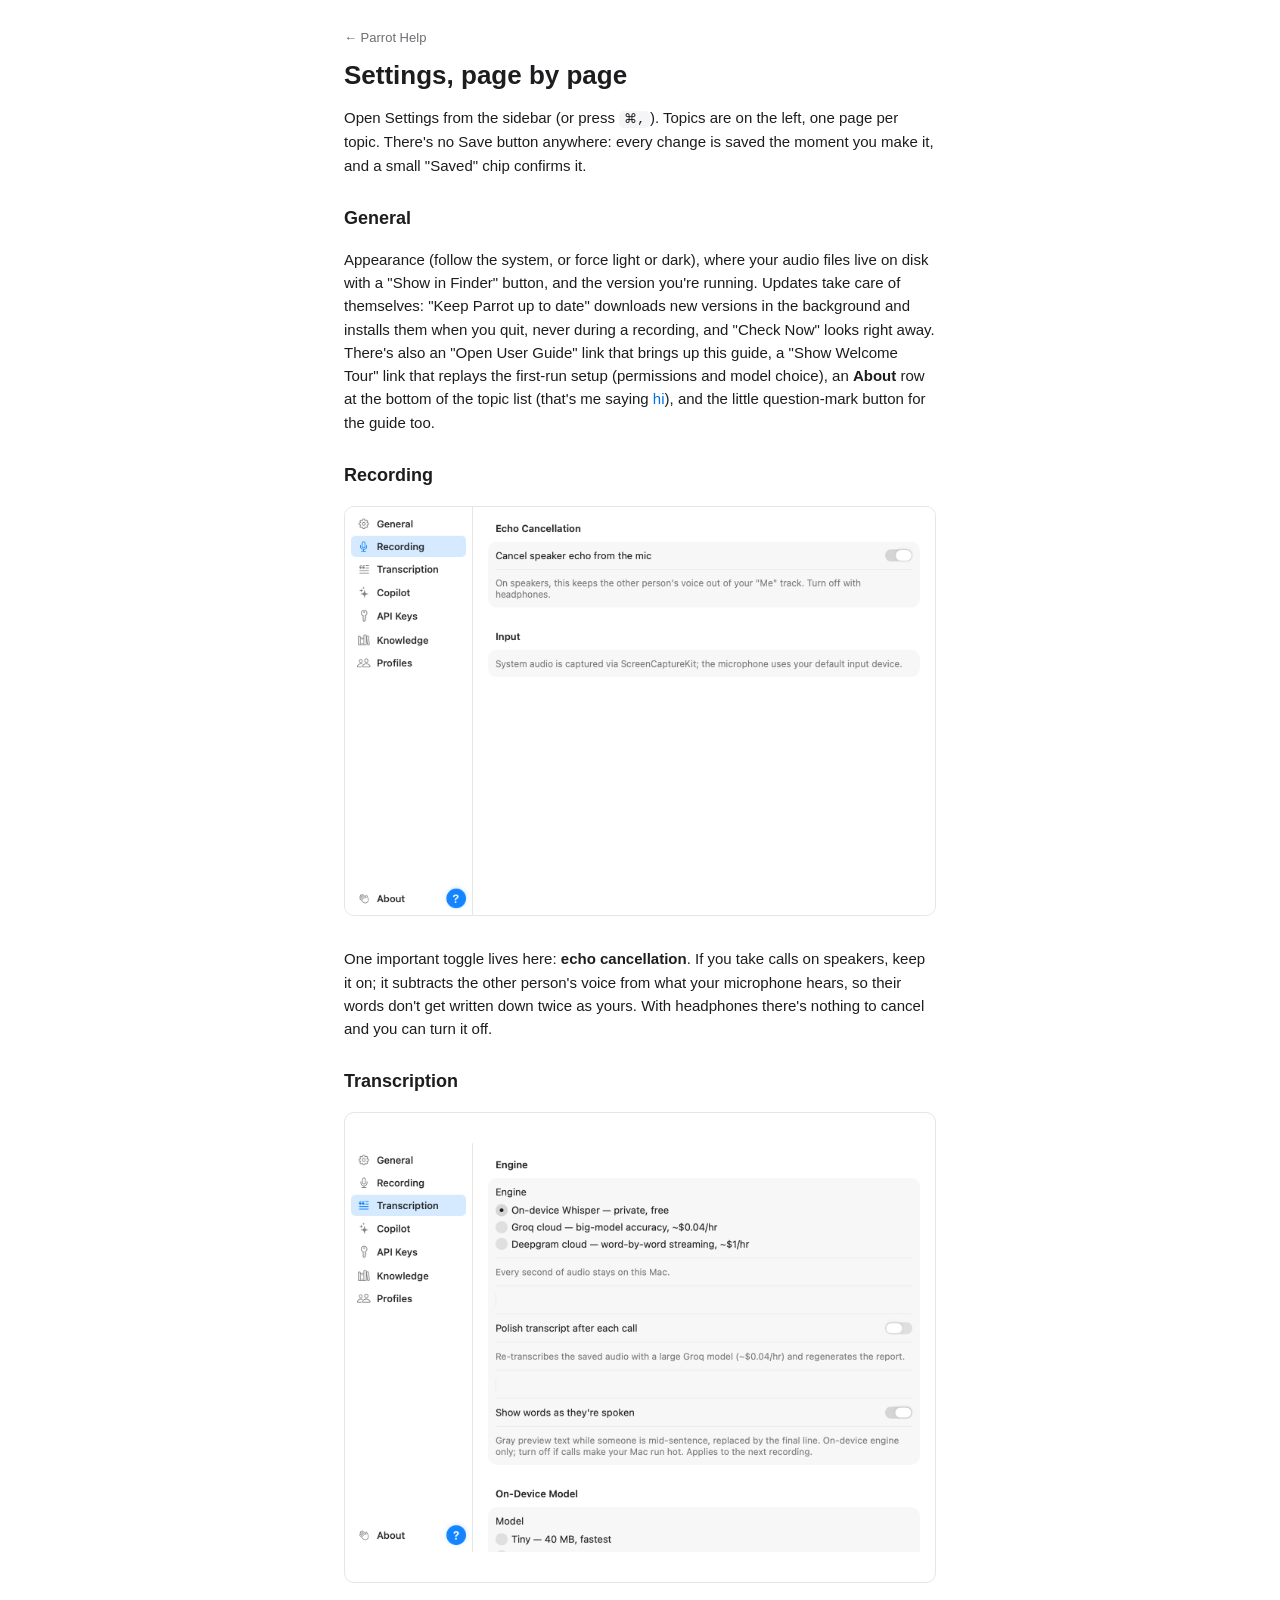
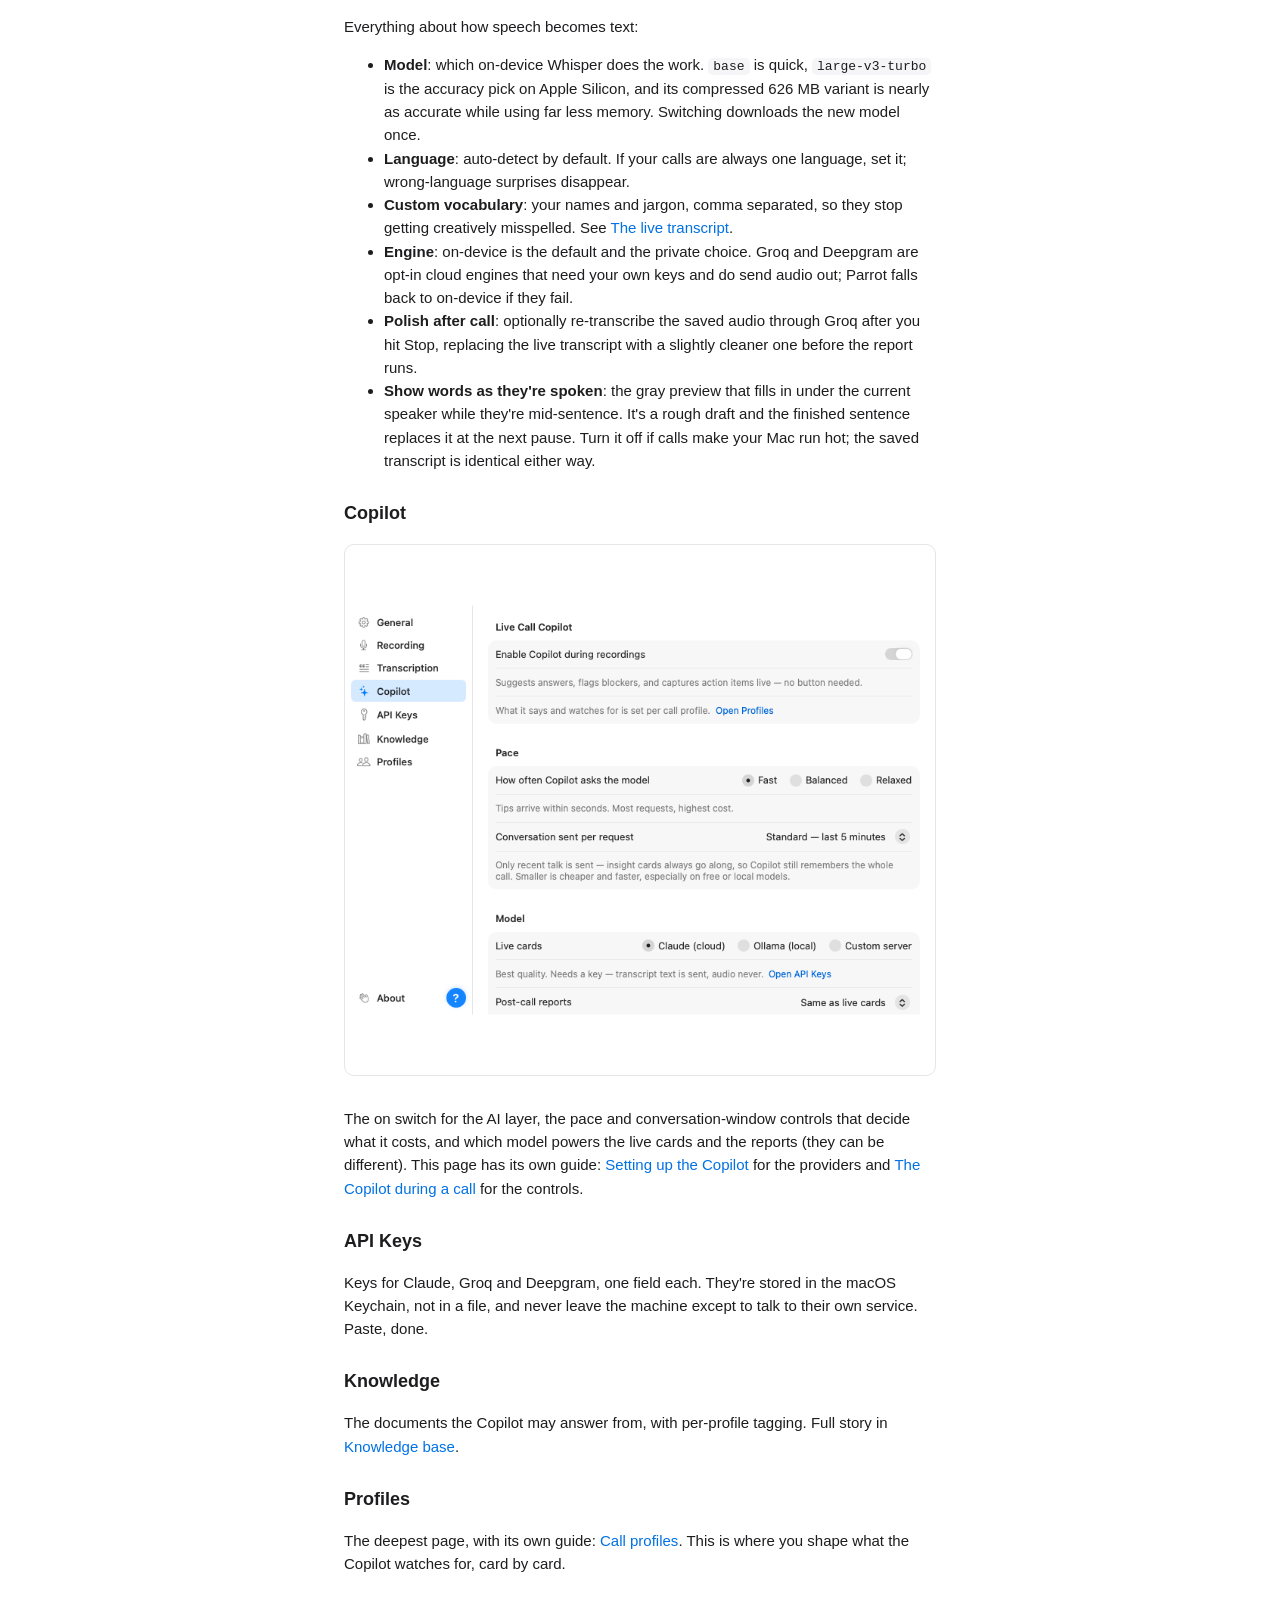
<file: docs/help/settings.html>
<!DOCTYPE html>
<html lang="en">
<head>
<meta charset="utf-8">
<meta name="viewport" content="width=device-width, initial-scale=1">
<meta name="keywords" content="settings, preferences, general, appearance, storage, recording, echo cancellation, transcription, model, language, vocabulary, backend, polish, api keys, saved">
<title>Settings, page by page</title>
<link rel="stylesheet" href="help.css">
</head>
<body>
<a class="crumb" href="index.html">← Parrot Help</a>

<h1>Settings, page by page</h1>

<p>Open Settings from the sidebar (or press <kbd>⌘,</kbd>). Topics are on the
left, one page per topic. There's no Save button anywhere: every change is
saved the moment you make it, and a small "Saved" chip confirms it.</p>

<h2>General</h2>
<p>Appearance (follow the system, or force light or dark), where your audio
files live on disk with a "Show in Finder" button, and the version you're
running. Updates take care of themselves: "Keep Parrot up to date" downloads
new versions in the background and installs them when you quit, never during
a recording, and "Check Now" looks right away. There's also an "Open User
Guide" link that brings up this guide, a "Show Welcome Tour" link that
replays the first-run setup (permissions and model choice), an
<strong>About</strong> row at the bottom of the topic list (that's me saying
<a href="hi.html">hi</a>), and the little question-mark button for the guide
too.</p>

<h2>Recording</h2>
<img src="img/settings-recording.png" alt="The Recording settings page">
<p>One important toggle lives here: <strong>echo cancellation</strong>. If you
take calls on speakers, keep it on; it subtracts the other person's voice from
what your microphone hears, so their words don't get written down twice as
yours. With headphones there's nothing to cancel and you can turn it off.</p>

<h2>Transcription</h2>
<img src="img/settings-transcription.png" alt="The Transcription settings page">
<p>Everything about how speech becomes text:</p>
<ul>
  <li><strong>Model</strong>: which on-device Whisper does the work.
  <code>base</code> is quick, <code>large-v3-turbo</code> is the accuracy
  pick on Apple Silicon, and its compressed 626 MB variant is nearly as
  accurate while using far less memory. Switching downloads the new model
  once.</li>
  <li><strong>Language</strong>: auto-detect by default. If your calls are
  always one language, set it; wrong-language surprises disappear.</li>
  <li><strong>Custom vocabulary</strong>: your names and jargon, comma
  separated, so they stop getting creatively misspelled. See
  <a href="transcript.html">The live transcript</a>.</li>
  <li><strong>Engine</strong>: on-device is the default and the private
  choice. Groq and Deepgram are opt-in cloud engines that need your own keys
  and do send audio out; Parrot falls back to on-device if they fail.</li>
  <li><strong>Polish after call</strong>: optionally re-transcribe the saved
  audio through Groq after you hit Stop, replacing the live transcript with a
  slightly cleaner one before the report runs.</li>
  <li><strong>Show words as they're spoken</strong>: the gray preview that
  fills in under the current speaker while they're mid-sentence. It's a rough
  draft and the finished sentence replaces it at the next pause. Turn it off
  if calls make your Mac run hot; the saved transcript is identical either
  way.</li>
</ul>

<h2>Copilot</h2>
<img src="img/settings-copilot.png" alt="The Copilot settings page">
<p>The on switch for the AI layer, the pace and conversation-window controls
that decide what it costs, and which model powers the live cards and the
reports (they can be different). This page has its own guide:
<a href="copilot-setup.html">Setting up the Copilot</a> for the providers and
<a href="copilot-live.html">The Copilot during a call</a> for the
controls.</p>

<h2>API Keys</h2>
<p>Keys for Claude, Groq and Deepgram, one field each. They're stored in the
macOS Keychain, not in a file, and never leave the machine except to talk to
their own service. Paste, done.</p>

<h2>Knowledge</h2>
<p>The documents the Copilot may answer from, with per-profile tagging. Full
story in <a href="knowledge.html">Knowledge base</a>.</p>

<h2>Profiles</h2>
<p>The deepest page, with its own guide:
<a href="profiles.html">Call profiles</a>. This is where you shape what the
Copilot watches for, card by card.</p>

</body>
</html>
</file>
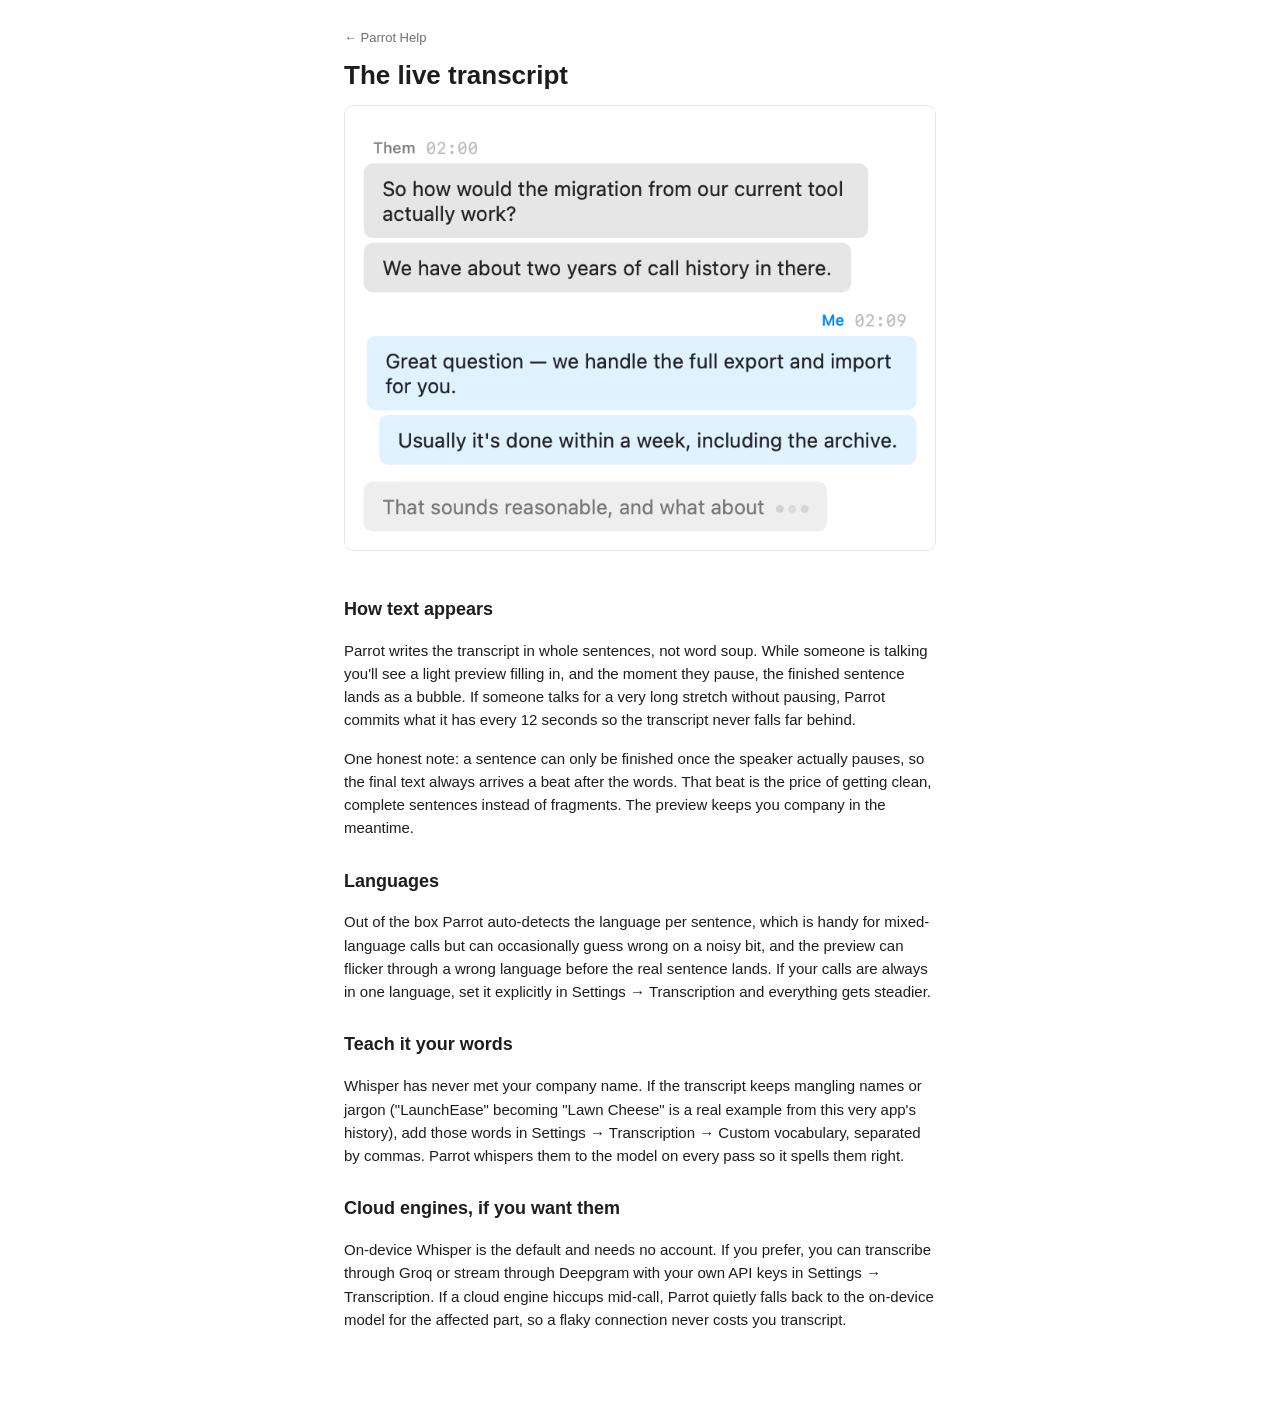
<file: docs/help/transcript.html>
<!DOCTYPE html>
<html lang="en">
<head>
<meta charset="utf-8">
<meta name="viewport" content="width=device-width, initial-scale=1">
<meta name="keywords" content="transcript, live, sentences, language, turkish, auto detect, custom vocabulary, glossary, names, spelling, typing bubble, delay">
<title>The live transcript</title>
<link rel="stylesheet" href="help.css">
</head>
<body>
<a class="crumb" href="index.html">← Parrot Help</a>

<h1>The live transcript</h1>

<img src="img/copilot-bubbles.png" alt="Live transcript with chat bubbles">

<h2>How text appears</h2>
<p>Parrot writes the transcript in whole sentences, not word soup. While
someone is talking you'll see a light preview filling in, and the moment they
pause, the finished sentence lands as a bubble. If someone talks for a very
long stretch without pausing, Parrot commits what it has every 12 seconds so
the transcript never falls far behind.</p>

<p>One honest note: a sentence can only be finished once the speaker actually
pauses, so the final text always arrives a beat after the words. That beat is
the price of getting clean, complete sentences instead of fragments. The
preview keeps you company in the meantime.</p>

<h2>Languages</h2>
<p>Out of the box Parrot auto-detects the language per sentence, which is
handy for mixed-language calls but can occasionally guess wrong on a noisy
bit, and the preview can flicker through a wrong language before the real
sentence lands. If your calls are always in one language, set it explicitly in
Settings → Transcription and everything gets steadier.</p>

<h2>Teach it your words</h2>
<p>Whisper has never met your company name. If the transcript keeps mangling
names or jargon ("LaunchEase" becoming "Lawn Cheese" is a real example from
this very app's history), add those words in Settings → Transcription →
Custom vocabulary, separated by commas. Parrot whispers them to the model on
every pass so it spells them right.</p>

<h2>Cloud engines, if you want them</h2>
<p>On-device Whisper is the default and needs no account. If you prefer, you
can transcribe through Groq or stream through Deepgram with your own API keys
in Settings → Transcription. If a cloud engine hiccups mid-call, Parrot
quietly falls back to the on-device model for the affected part, so a flaky
connection never costs you transcript.</p>

</body>
</html>
</file>
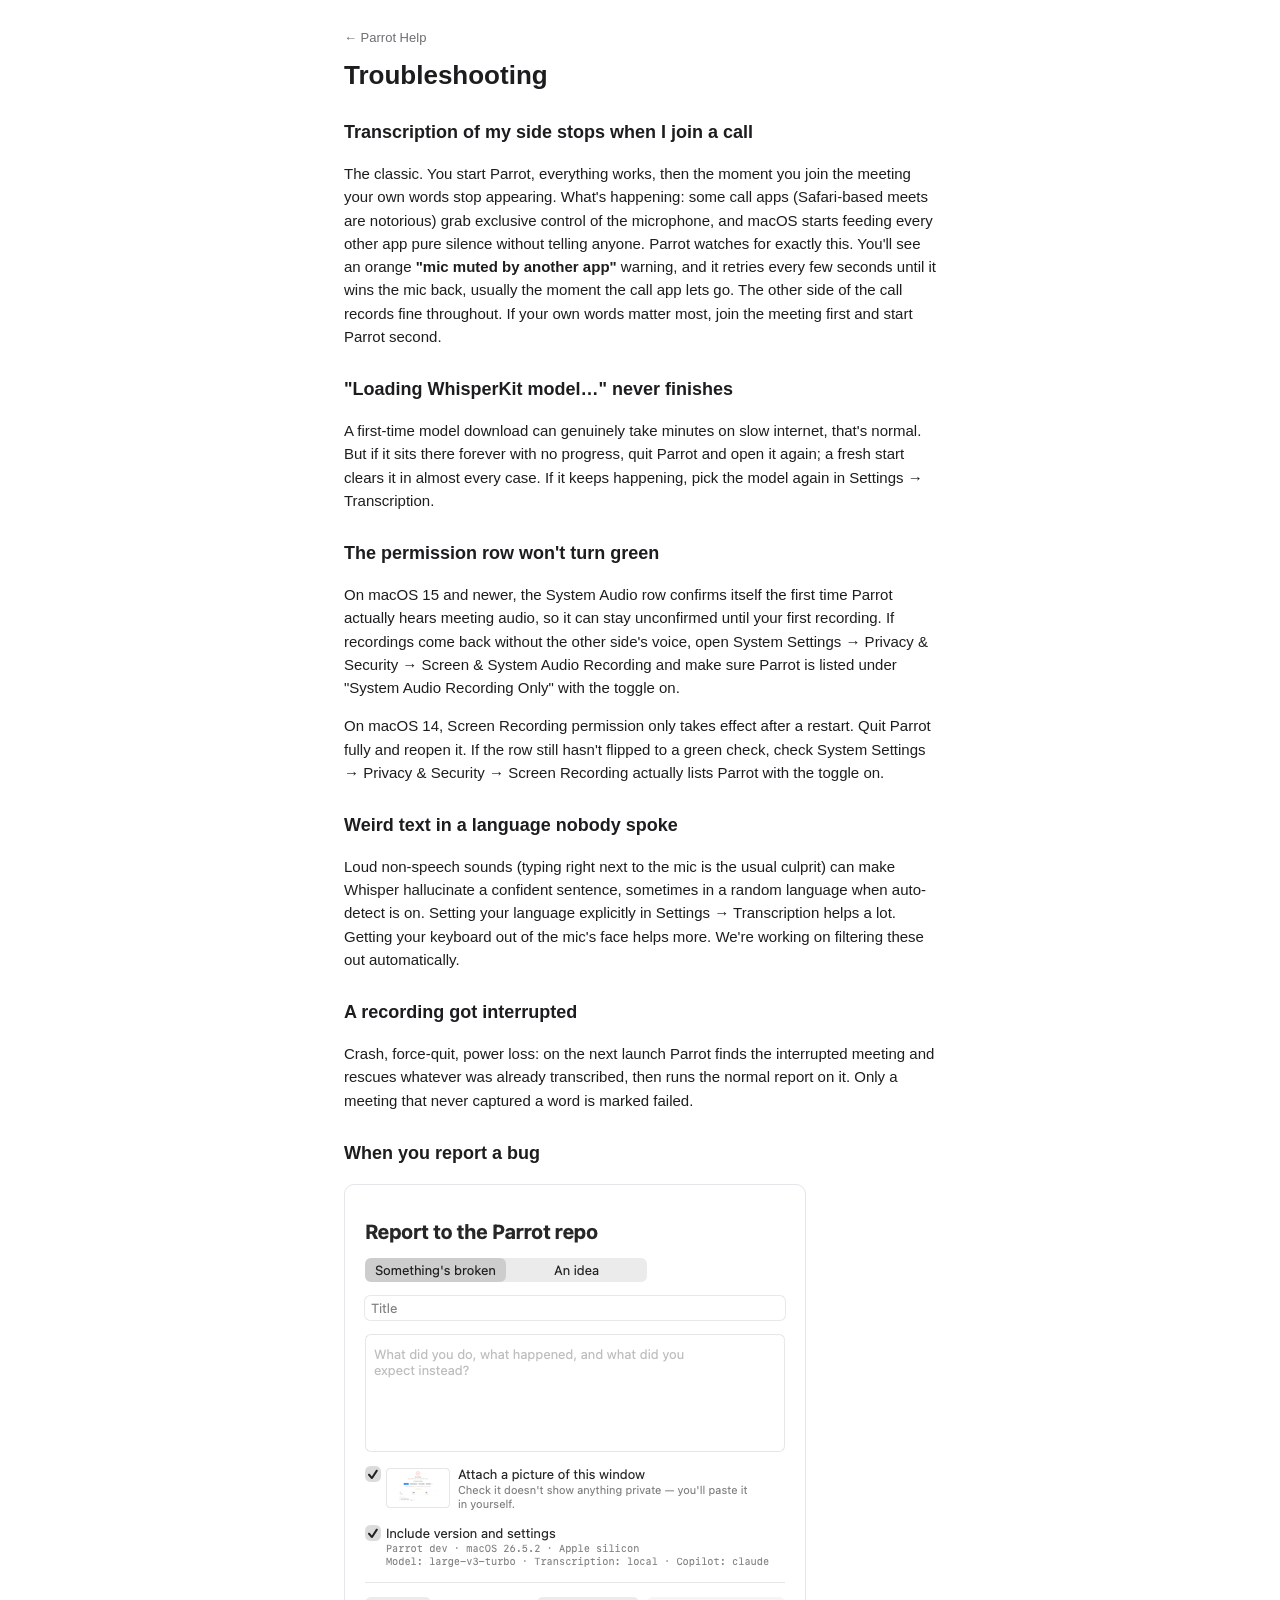
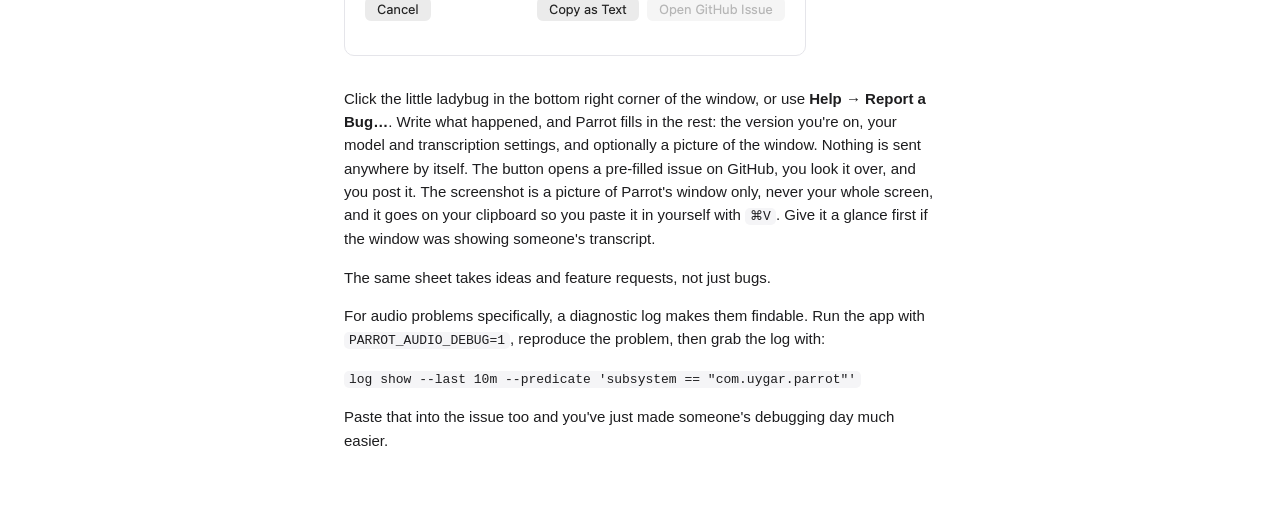
<file: docs/help/troubleshooting.html>
<!DOCTYPE html>
<html lang="en">
<head>
<meta charset="utf-8">
<meta name="viewport" content="width=device-width, initial-scale=1">
<meta name="keywords" content="troubleshooting, mic muted, transcription stops, call starts, zoom, meet, safari, model loading, stuck, permission stuck, permission won't turn green, gibberish, wrong language, diagnostics, logs">
<title>Troubleshooting</title>
<link rel="stylesheet" href="help.css">
</head>
<body>
<a class="crumb" href="index.html">← Parrot Help</a>

<h1>Troubleshooting</h1>

<h2>Transcription of my side stops when I join a call</h2>
<p>The classic. You start Parrot, everything works, then the moment you join
the meeting your own words stop appearing. What's happening: some call apps
(Safari-based meets are notorious) grab exclusive control of the microphone,
and macOS starts feeding every other app pure silence without telling anyone.
Parrot watches for exactly this. You'll see an orange
<strong>"mic muted by another app"</strong> warning, and it retries every few
seconds until it wins the mic back, usually the moment the call app lets go.
The other side of the call records fine throughout. If your own words matter
most, join the meeting first and start Parrot second.</p>

<h2>"Loading WhisperKit model…" never finishes</h2>
<p>A first-time model download can genuinely take minutes on slow internet,
that's normal. But if it sits there forever with no progress, quit Parrot and
open it again; a fresh start clears it in almost every case. If it keeps
happening, pick the model again in Settings → Transcription.</p>

<h2>The permission row won't turn green</h2>
<p>On macOS 15 and newer, the System Audio row confirms itself the first time
Parrot actually hears meeting audio, so it can stay unconfirmed until your
first recording. If recordings come back without the other side's voice, open
System Settings → Privacy &amp; Security → Screen &amp; System Audio
Recording and make sure Parrot is listed under "System Audio Recording Only"
with the toggle on.</p>
<p>On macOS 14, Screen Recording permission only takes effect after a restart.
Quit Parrot fully and reopen it. If the row still hasn't flipped to a green
check, check System Settings → Privacy &amp; Security → Screen Recording
actually lists Parrot with the toggle on.</p>

<h2>Weird text in a language nobody spoke</h2>
<p>Loud non-speech sounds (typing right next to the mic is the usual culprit)
can make Whisper hallucinate a confident sentence, sometimes in a random
language when auto-detect is on. Setting your language explicitly in
Settings → Transcription helps a lot. Getting your keyboard out of the mic's
face helps more. We're working on filtering these out automatically.</p>

<h2>A recording got interrupted</h2>
<p>Crash, force-quit, power loss: on the next launch Parrot finds the
interrupted meeting and rescues whatever was already transcribed, then runs
the normal report on it. Only a meeting that never captured a word is marked
failed.</p>

<h2>When you report a bug</h2>
<img src="img/bug-report.png" alt="The bug report sheet">
<p>Click the little ladybug in the bottom right corner of the window, or use
<strong>Help → Report a Bug…</strong>. Write what happened, and Parrot fills
in the rest: the version you're on, your model and transcription settings,
and optionally a picture of the window. Nothing is sent anywhere by itself.
The button opens a pre-filled issue on GitHub, you look it over, and you post
it. The screenshot is a picture of Parrot's window only, never your whole
screen, and it goes on your clipboard so you paste it in yourself with
<kbd>⌘V</kbd>. Give it a glance first if the window was showing someone's
transcript.</p>
<p>The same sheet takes ideas and feature requests, not just bugs.</p>
<p>For audio problems specifically, a diagnostic log makes them findable.
Run the app with <code>PARROT_AUDIO_DEBUG=1</code>, reproduce the problem,
then grab the log with:</p>
<p><code>log show --last 10m --predicate 'subsystem == "com.uygar.parrot"'</code></p>
<p>Paste that into the issue too and you've just made someone's debugging day
much easier.</p>

</body>
</html>
</file>
<file: docs/help/help.css>
/* Parrot help pages. One stylesheet for the in-app Help Book and the
   GitHub Pages site, so keep it boring: system fonts, one column, no JS. */

:root {
  --ink: #1d1d1f;
  --ink2: #6e6e73;
  --line: #e5e5ea;
  --accent: #0071e3;
  --canvas: #ffffff;
  --card: #f5f5f7;
}

@media (prefers-color-scheme: dark) {
  :root {
    --ink: #f5f5f7;
    --ink2: #a1a1a6;
    --line: #3a3a3c;
    --accent: #2997ff;
    --canvas: #1c1c1e;
    --card: #2c2c2e;
  }
}

* { box-sizing: border-box; }

body {
  font-family: -apple-system, BlinkMacSystemFont, "Segoe UI", sans-serif;
  color: var(--ink);
  background: var(--canvas);
  max-width: 640px;
  margin: 0 auto;
  padding: 28px 24px 64px;
  line-height: 1.55;
  font-size: 15px;
}

h1 { font-size: 26px; line-height: 1.2; margin: 8px 0 4px; }
h2 { font-size: 18px; margin: 28px 0 6px; }
h3 { font-size: 15px; margin: 20px 0 4px; }

p, li { color: var(--ink); }
.muted { color: var(--ink2); }

a { color: var(--accent); text-decoration: none; }
a:hover { text-decoration: underline; }

.crumb {
  font-size: 13px;
  color: var(--ink2);
  display: block;
  margin-bottom: 12px;
}

img {
  max-width: 100%;
  border-radius: 10px;
  border: 1px solid var(--line);
  margin: 10px 0;
}

code, kbd {
  font-family: ui-monospace, "SF Mono", Menlo, monospace;
  font-size: 13px;
  background: var(--card);
  border-radius: 5px;
  padding: 1px 5px;
}

.tip {
  background: var(--card);
  border-radius: 10px;
  padding: 12px 14px;
  margin: 14px 0;
}

ul.topics { list-style: none; padding: 0; }
ul.topics li { margin: 7px 0; }
ul.topics .muted { display: block; font-size: 13px; }

hr { border: none; border-top: 1px solid var(--line); margin: 26px 0; }

footer {
  margin-top: 40px;
  padding-top: 14px;
  border-top: 1px solid var(--line);
  font-size: 13px;
  color: var(--ink2);
}
</file>
